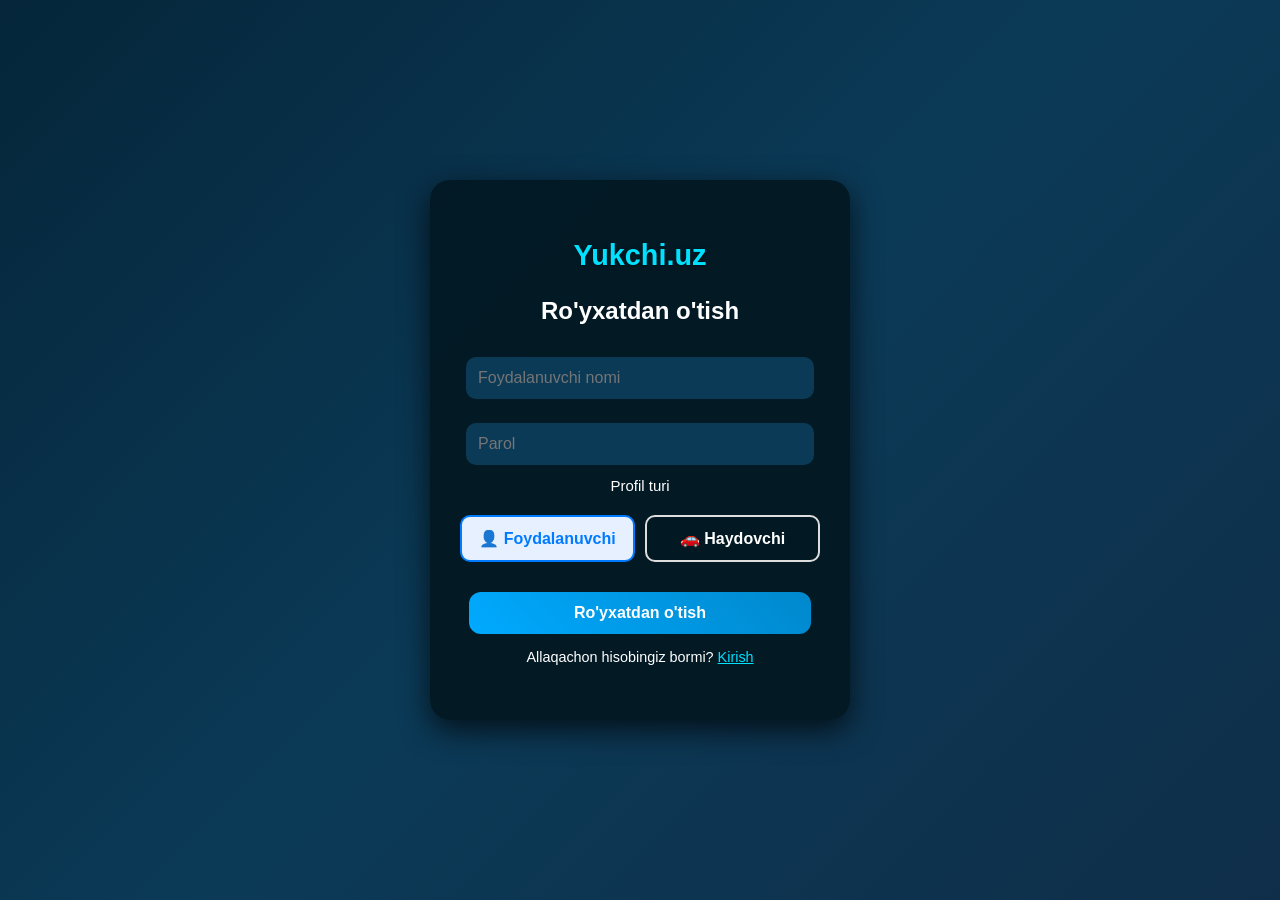
<file: index.html>
<!DOCTYPE html>
<html lang="uz">
<head>
    <meta charset="UTF-8">
    <meta name="viewport" content="width=device-width, initial-scale=1.0">
    <title>Yukchi.uz - Kirish </title>
    <link rel="stylesheet" href="index.css">
</head>
<body>

    <div class="container">
        <h1>Yukchi.uz</h1>

        <!-- Ro‘yxatdan o‘tish -->
        <div class="form-container" id="signup-container">
            <h2>Ro'yxatdan o'tish</h2>
            <form id="signup-form">
                <input type="text" id="signup-username" placeholder="Foydalanuvchi nomi" required>
                <input type="password" id="signup-password" placeholder="Parol" required>

                <label class="type-label">Profil turi</label>

                <!-- ----- TANLASH DIZAYNI ----- -->
                <div class="type-select">
                    <button type="button" class="type-btn active" data-type="user">👤 Foydalanuvchi</button>
                    <button type="button" class="type-btn" data-type="driver">🚗 Haydovchi</button>
                </div>

                <!-- Tanlangan qiymat backendga ketadi -->
                <input type="hidden" id="regProfileType" value="user">

                <button type="submit">Ro'yxatdan o'tish</button>
            </form>

            <p>Allaqachon hisobingiz bormi? <span id="show-login">Kirish</span></p>
        </div>

        <!-- Kirish -->
        <div class="form-container" id="login-container" style="display: none;">
            <h2>Kirish</h2>
            <form id="login-form">
                <input type="text" id="login-username" placeholder="Foydalanuvchi nomi" required>
                <input type="password" id="login-password" placeholder="Parol" required>
                <button type="submit">Kirish</button>
            </form>
            <p>Hisobingiz yo'qmi? <span id="show-signup">Ro'yxatdan o'tish</span></p>
        </div>
    </div>

<script src="api.js"></script>
<script src="krish1.js"></script>

<script>
    // === Profil turini bosilganda almashtirish ===
    const typeButtons = document.querySelectorAll(".type-btn");
    const hiddenInput = document.getElementById("regProfileType");

    typeButtons.forEach(btn => {
        btn.addEventListener("click", () => {
            document.querySelector(".type-btn.active")?.classList.remove("active");
            btn.classList.add("active");
            hiddenInput.value = btn.dataset.type; 
        });
    });
</script>

</body>
</html>
</file>
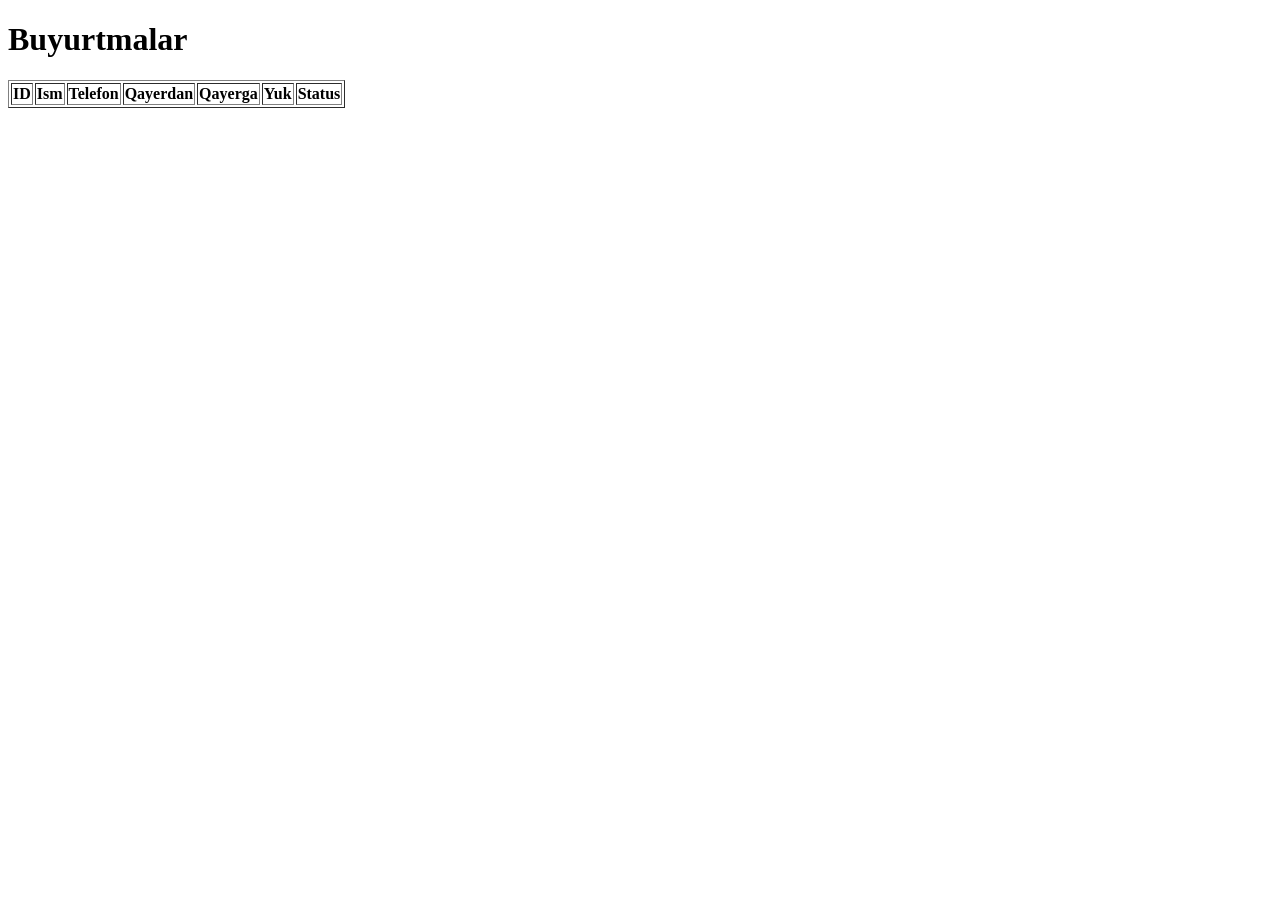
<file: admin.html>
<!DOCTYPE html>
<html>
<head>
  <title>Admin | Buyurtmalar</title>
</head>
<body>
  <h1>Buyurtmalar</h1>
  <table border="1" id="ordersTable">
    <tr>
      <th>ID</th>
      <th>Ism</th>
      <th>Telefon</th>
      <th>Qayerdan</th>
      <th>Qayerga</th>
      <th>Yuk</th>
      <th>Status</th>
    </tr>
  </table>

<script>
fetch("postgresql://postgres:gentra737590@db.thlasmikahqmsugltmfc.supabase.co:5432/postgres")
  .then(res => res.json())
  .then(data => {
    const table = document.getElementById("ordersTable");
    data.forEach(o => {
      table.innerHTML += `
        <tr>
          <td>${o.id}</td>
          <td>${o.name}</td>
          <td>${o.phone}</td>
          <td>${o.from_city}</td>
          <td>${o.to_city}</td>
          <td>${o.cargo}</td>
          <td>${o.status}</td>
        </tr>
      `;
    });
  });
</script>
</body>
</html>
</file>
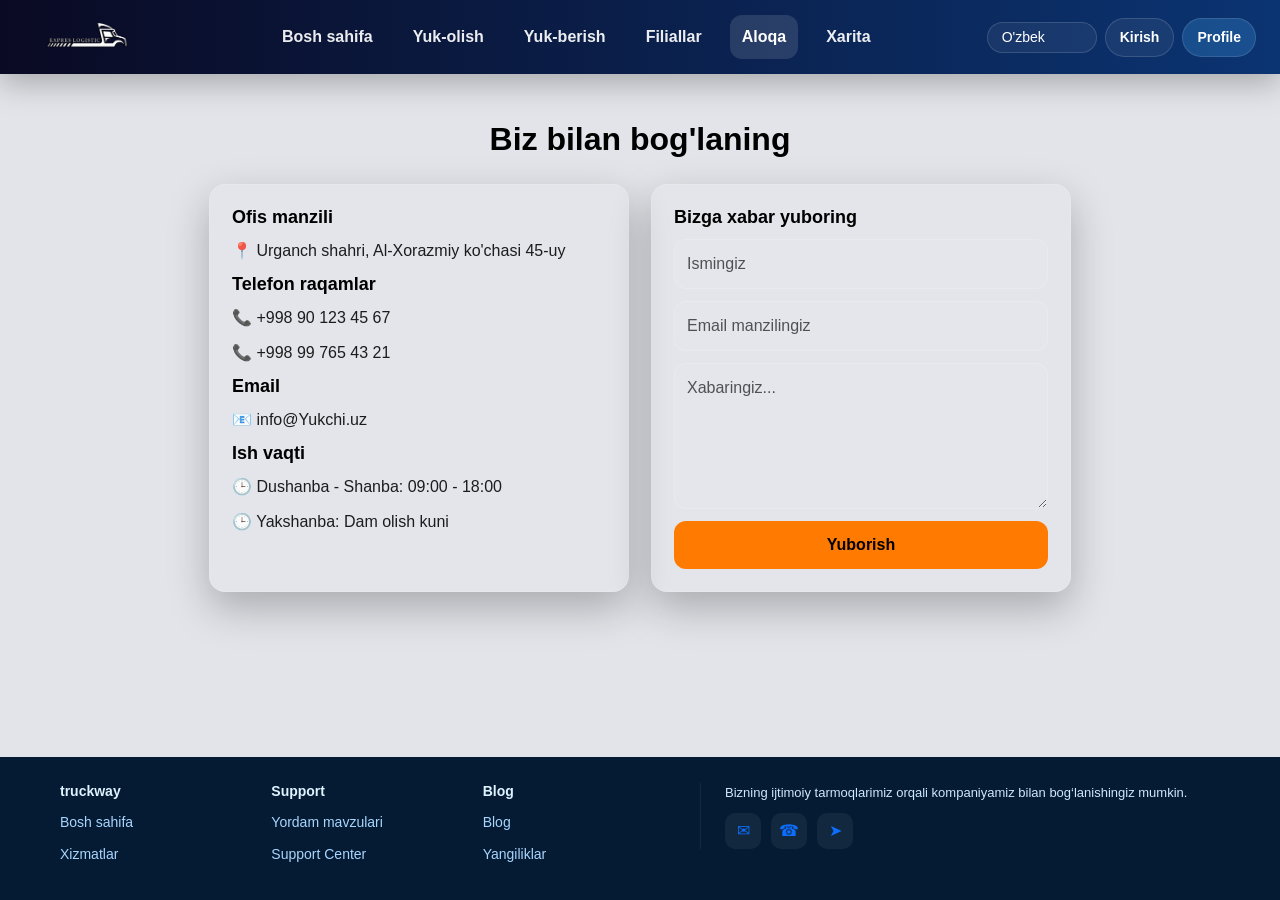
<file: aloqa.html>
<!DOCTYPE html>
<html lang="uz">
<head>
  <meta charset="UTF-8">
  <meta name="viewport" content="width=device-width, initial-scale=1.0">
  <title>TruckWay Kompaniyasi - Aloqa</title>

  <link href="https://cdn.jsdelivr.net/npm/bootstrap@5.3.2/dist/css/bootstrap.min.css" rel="stylesheet">
  <link rel="stylesheet" href="common.css">
  <link rel="stylesheet" href="aloqa.css">
</head>

<body>
  <div id="navbar-mount"></div>

  <main>
    <h2 class="contact-title">Biz bilan bog'laning</h2>

    <div class="contact-container">
      <div class="contact-info">
        <h3>Ofis manzili</h3>
        <p>📍 Urganch shahri, Al-Xorazmiy ko'chasi 45-uy</p>

        <h3>Telefon raqamlar</h3>
        <p>📞 +998 90 123 45 67</p>
        <p>📞 +998 99 765 43 21</p>

        <h3>Email</h3>
        <p>📧 info@Yukchi.uz</p>

        <h3>Ish vaqti</h3>
        <p>🕒 Dushanba - Shanba: 09:00 - 18:00</p>
        <p>🕒 Yakshanba: Dam olish kuni</p>
      </div>

      <div class="contact-form">
        <h3>Bizga xabar yuboring</h3>
        <form action="#">
          <input type="text" placeholder="Ismingiz" required>
          <input type="email" placeholder="Email manzilingiz" required>
          <textarea placeholder="Xabaringiz..." rows="5" required></textarea>
          <button type="submit">Yuborish</button>
        </form>
      </div>
    </div>
  </main>

  <footer class="site-footer">
    <div class="container footer-inner">
      <div class="footer-top">

        <div class="footer-columns">
          <div class="col">
            <h5>truckway</h5>
            <ul>
              <li><a href="truck.html">Bosh sahifa</a></li>
              <li><a href="yukolish.html">Xizmatlar</a></li>
            </ul>
          </div>

          <div class="col">
            <h5>Support</h5>
            <ul>
              <li><a href="aloqa.html">Yordam mavzulari</a></li>
              <li><a href="#">Support Center</a></li>
            </ul>
          </div>

          <div class="col">
            <h5>Blog</h5>
            <ul>
              <li><a href="#">Blog</a></li>
              <li><a href="#">Yangiliklar</a></li>
            </ul>
          </div>
        </div>

        <div class="footer-brand-right">
          <div class="brand-box">
            <p class="brand-desc">Bizning ijtimoiy tarmoqlarimiz orqali kompaniyamiz bilan bog‘lanishingiz mumkin.</p>

            <div class="brand-contacts">
              <a href="mailto:info@yukchi.uz" class="icon-link" aria-label="Email">✉</a>
              <a href="tel:+998901234567" class="icon-link" aria-label="Phone">☎</a>
              <a href="https://t.me/yukchiplatrformasi" class="icon-link" target="_blank" rel="noopener" aria-label="Telegram">➤</a>
            </div>
          </div>
        </div>

      </div>
    </div>
  </footer>
  <script src="load-navbar.js"></script>
  <script src="https://cdn.jsdelivr.net/npm/bootstrap@5.3.2/dist/js/bootstrap.bundle.min.js"></script>


</body>
</html>
</file>
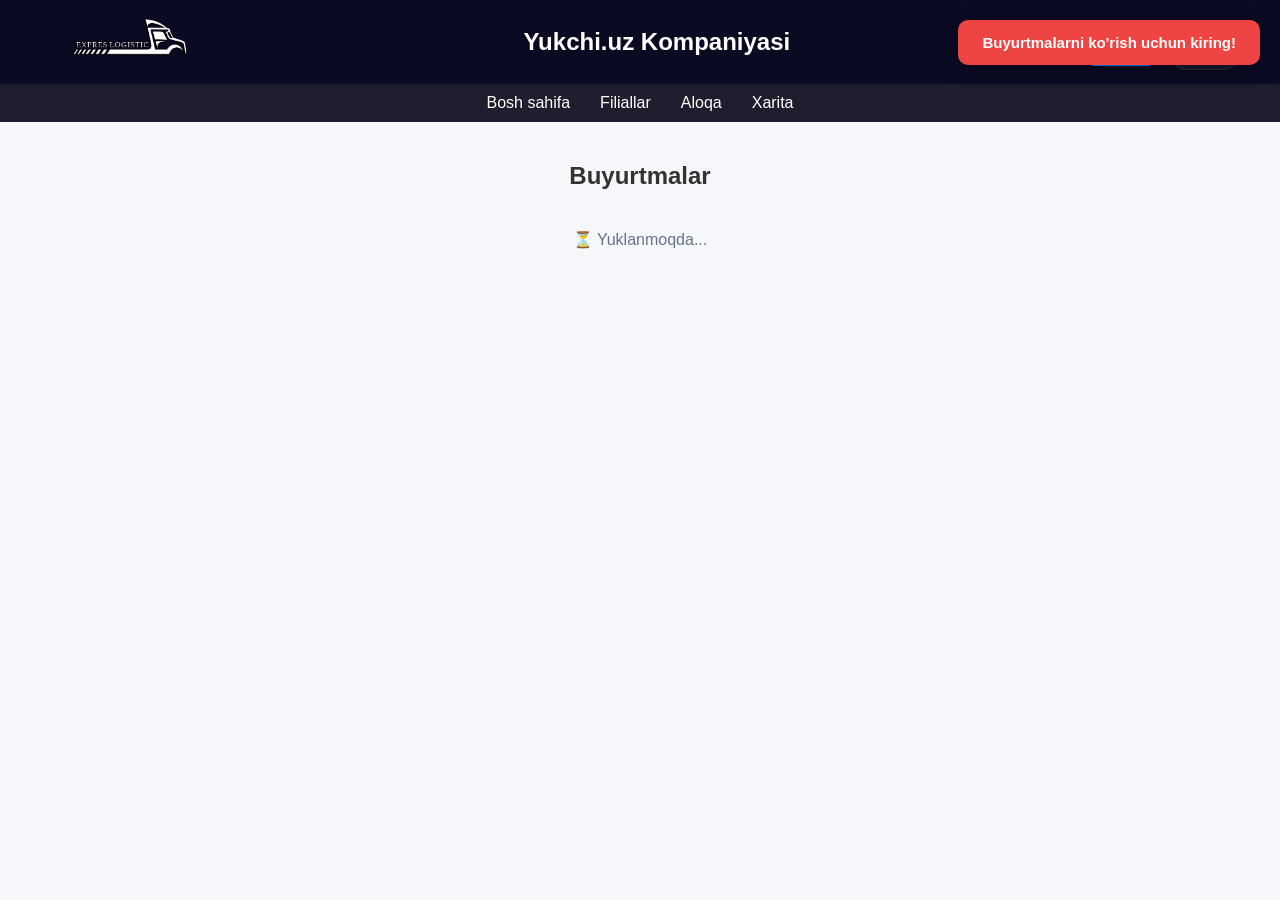
<file: buyurtmalar.html>
<!DOCTYPE html>
<html lang="uz">
<head>
    <meta charset="UTF-8">
    <meta name="viewport" content="width=device-width, initial-scale=1.0">
    <title>Buyurtmalar - Yukchi.uz</title>
    <link rel="stylesheet" href="buyurtmalar.css">
    <style>
        .orders-grid { display: grid; gap: 16px; margin-top: 20px; }
        .order-card {
            background: #1a2332; border-radius: 12px; padding: 20px;
            border: 1px solid #2d3f55; position: relative;
        }
        .order-card h3 { margin: 0 0 10px; color: #7dd3fc; font-size: 16px; }
        .order-card p  { margin: 4px 0; color: #cbd5e1; font-size: 14px; }
        .order-card .status-badge {
            display: inline-block; padding: 4px 12px; border-radius: 20px;
            font-size: 12px; font-weight: 700; color: #fff; margin-bottom: 12px;
        }
        .order-actions { display: flex; gap: 8px; margin-top: 14px; flex-wrap: wrap; }
        .order-actions button {
            padding: 8px 16px; border: none; border-radius: 8px;
            font-size: 13px; font-weight: 600; cursor: pointer; transition: .2s;
        }
        .btn-accept   { background: #22c55e; color: #fff; }
        .btn-transit  { background: #8b5cf6; color: #fff; }
        .btn-deliver  { background: #3b82f6; color: #fff; }
        .btn-cancel   { background: #ef4444; color: #fff; }
        .btn-accept:hover   { background: #16a34a; }
        .btn-transit:hover  { background: #7c3aed; }
        .btn-deliver:hover  { background: #2563eb; }
        .btn-cancel:hover   { background: #dc2626; }
        .empty-state {
            text-align: center; padding: 60px 20px; color: #64748b;
        }
        .empty-state h3 { font-size: 20px; margin-bottom: 8px; }
        .tabs { display: flex; gap: 8px; margin-bottom: 20px; flex-wrap: wrap; }
        .tab-btn {
            padding: 8px 20px; border-radius: 20px; border: none;
            background: #1e2d3d; color: #94a3b8; cursor: pointer;
            font-size: 13px; font-weight: 600; transition: .2s;
        }
        .tab-btn.active { background: #3b82f6; color: #fff; }
        #loading { text-align: center; padding: 40px; color: #64748b; }
        .route { font-size: 16px; font-weight: 700; color: #e2e8f0; }
        .route span { color: #7dd3fc; }
    </style>
</head>
<body>

<header>
    <div><img src="logistik.png" alt="Logo" width="180"></div>
    <h1>Yukchi.uz Kompaniyasi</h1>
    <div>
        <a href="#" class="auth-link">Kirish</a>
        <button onclick="window.location.href='profile.html'" class="profile-btn">Profil</button>
    </div>
</header>

<nav>
    <a href="truck.html">Bosh sahifa</a>
    <a href="yukolish.html" id="nav-yukolish">Yuk-olish</a>
    <a href="yukberish.html" id="nav-yukberish">Yuk-berish</a>
    <a href="filiallar.html">Filiallar</a>
    <a href="aloqa.html">Aloqa</a>
    <a href="xarita.html">Xarita</a>
</nav>

<main>
    <h2 id="page-title">Buyurtmalar</h2>

    <div class="tabs" id="tabs-container" style="display:none">
        <button class="tab-btn active" onclick="filterOrders('all')">Barchasi</button>
        <button class="tab-btn" onclick="filterOrders('pending')">⏳ Kutilmoqda</button>
        <button class="tab-btn" onclick="filterOrders('accepted')">✅ Qabul qilingan</button>
        <button class="tab-btn" onclick="filterOrders('in_transit')">🚛 Yo'lda</button>
        <button class="tab-btn" onclick="filterOrders('delivered')">📦 Yetkazildi</button>
    </div>

    <div id="loading">⏳ Yuklanmoqda...</div>
    <div class="orders-grid" id="orders-list"></div>
</main>

<script src="api.js"></script>
<script>
let allOrders = [];
let currentFilter = 'all';

document.addEventListener('DOMContentLoaded', async function () {
    updateNav();

    if (!isLoggedIn()) {
        showMessage("Buyurtmalarni ko'rish uchun kiring!", "error");
        setTimeout(() => { window.location.href = "index.html"; }, 1500);
        return;
    }

    const role = getRole();

    // Sahifa sarlavhasi
    if (role === "Haydovchi" || role === "driver") {
        document.getElementById("page-title").textContent = "🚛 Mavjud buyurtmalar";
        document.getElementById("tabs-container").style.display = "flex";
    } else {
        document.getElementById("page-title").textContent = "📦 Mening buyurtmalarim";
    }

    await loadOrders();

    // URL parametrlaridan buyurtma ko'rsatish (yukolish.html dan kelsa)
    const params = new URLSearchParams(window.location.search);
    if (params.get('manzil')) {
        showUrlOrder(params);
    }
});

async function loadOrders() {
    document.getElementById("loading").style.display = "block";
    document.getElementById("orders-list").innerHTML = "";

    try {
        const data = await Orders.getAll();
        if (data.status === "ok") {
            allOrders = data.data || [];
            renderOrders(allOrders);
        } else {
            showMessage("Buyurtmalarni yuklashda xatolik!", "error");
        }
    } catch (e) {
        showMessage("Server bilan aloqa yo'q!", "error");
    } finally {
        document.getElementById("loading").style.display = "none";
    }
}

function filterOrders(status) {
    currentFilter = status;
    // Tab stilini yangilash
    document.querySelectorAll('.tab-btn').forEach(b => b.classList.remove('active'));
    event.target.classList.add('active');

    const filtered = status === 'all' ? allOrders : allOrders.filter(o => o.status === status);
    renderOrders(filtered);
}

function renderOrders(orders) {
    const container = document.getElementById("orders-list");
    const role = getRole();

    if (!orders.length) {
        container.innerHTML = `
            <div class="empty-state">
                <h3>📭 Buyurtma yo'q</h3>
                <p>Hozircha bu yerda hech narsa ko'rinmayapti</p>
            </div>`;
        return;
    }

    container.innerHTML = orders.map(order => {
        const color = statusColor(order.status);
        const sText = statusText(order.status);
        const date  = new Date(order.created_at).toLocaleDateString('uz-UZ');

        // Haydovchi uchun tugmalar
        let actions = '';
        if (role === "Haydovchi" || role === "driver") {
            if (order.status === 'pending') {
                actions = `<button class="btn-accept" onclick="changeStatus(${order.id}, 'accepted')">✅ Qabul qilish</button>
                           <button class="btn-cancel" onclick="changeStatus(${order.id}, 'cancelled')">❌ Rad etish</button>`;
            } else if (order.status === 'accepted' && order.driver === getUsername()) {
                actions = `<button class="btn-transit" onclick="changeStatus(${order.id}, 'in_transit')">🚛 Yo'lga chiqish</button>`;
            } else if (order.status === 'in_transit' && order.driver === getUsername()) {
                actions = `<button class="btn-deliver" onclick="changeStatus(${order.id}, 'delivered')">📦 Yetkazildi</button>`;
            }
        } else {
            // Mijoz uchun
            if (order.status === 'pending') {
                actions = `<button class="btn-cancel" onclick="changeStatus(${order.id}, 'cancelled')">❌ Bekor qilish</button>`;
            }
        }

        return `
        <div class="order-card" id="order-${order.id}">
            <div class="status-badge" style="background:${color}">${sText}</div>
            <div class="route">
                <span>${order.from_city}</span> → <span>${order.to_city}</span>
            </div>
            <p>📦 Yuk: ${order.cargo || '—'}</p>
            <p>📞 Telefon: ${order.phone}</p>
            ${order.driver ? `<p>🚛 Haydovchi: ${order.driver}</p>` : ''}
            ${order.price ? `<p>💰 Narx: ${Number(order.price).toLocaleString()} so'm</p>` : ''}
            <p style="color:#475569;font-size:12px">📅 ${date}</p>
            ${actions ? `<div class="order-actions">${actions}</div>` : ''}
        </div>`;
    }).join('');
}

async function changeStatus(id, status) {
    try {
        const data = await Orders.updateStatus(id, status);
        if (data.status === "ok") {
            showMessage("Holat yangilandi!");
            await loadOrders();
        } else {
            showMessage(data.message || "Xatolik!", "error");
        }
    } catch (e) {
        showMessage("Xatolik yuz berdi!", "error");
    }
}

// URL parametrlaridan buyurtma tafsilotlari (yukolish.html dan)
function showUrlOrder(params) {
    const div = document.createElement('div');
    div.className = 'order-card';
    div.style.borderColor = '#3b82f6';
    div.innerHTML = `
        <div class="status-badge" style="background:#3b82f6">🆕 Yangi tanlangan</div>
        <div class="route">
            <span>${decodeURIComponent(params.get('manzil') || '')}</span>
        </div>
        <p>📏 Masofa: ${params.get('masofa') || '—'}</p>
        <p>⏱ Vaqt: ${params.get('vaqt') || '—'}</p>
        <p>📦 Yuk turi: ${decodeURIComponent(params.get('yukTuri') || '—')}</p>
        <p>💰 Narx: ${Number(params.get('narx') || 0).toLocaleString()} so'm</p>
    `;
    document.getElementById("orders-list").prepend(div);
}
</script>

</body>
</html>
</file>
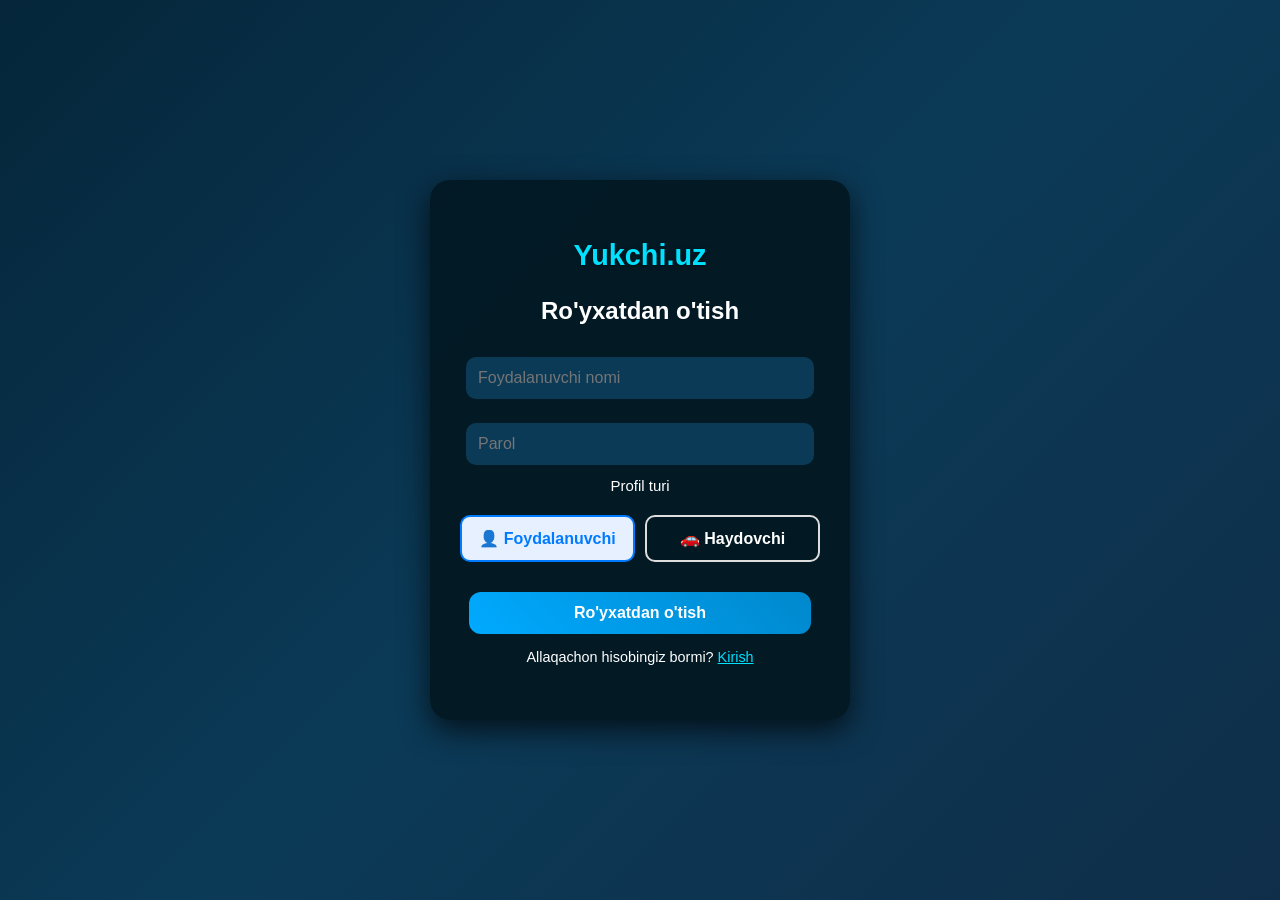
<file: dashboard.html>
<!DOCTYPE html>
<html lang="uz">
<head>
  <meta charset="UTF-8"/>
  <meta name="viewport" content="width=device-width, initial-scale=1.0"/>
  <title>Dashboard — Yukchi.uz</title>
  <link href="https://cdn.jsdelivr.net/npm/bootstrap@5.3.2/dist/css/bootstrap.min.css" rel="stylesheet"/>
  <link href="https://fonts.googleapis.com/css2?family=Space+Grotesk:wght@400;500;600;700&family=JetBrains+Mono:wght@400;600&display=swap" rel="stylesheet"/>
  <style>
    :root {
      --bg:       #060d1a;
      --card:     #0d1b2e;
      --card2:    #111f35;
      --border:   #1a2d45;
      --accent:   #2e7eff;
      --accent2:  #00d2ff;
      --green:    #00e676;
      --orange:   #ff9800;
      --red:      #ff4444;
      --text:     #e2eaf7;
      --muted:    #5a7a99;
    }
    * { margin:0; padding:0; box-sizing:border-box; }
    body {
      background: var(--bg);
      color: var(--text);
      font-family: 'Space Grotesk', sans-serif;
      min-height: 100vh;
    }

    /* ── NAVBAR ─────────────────────────────── */
    .topbar {
      position: fixed; top:0; left:0; right:0; z-index:9999;
      background: rgba(6,13,26,.92);
      backdrop-filter: blur(12px);
      border-bottom: 1px solid var(--border);
      padding: 14px 28px;
      display: flex; align-items: center; justify-content: space-between;
    }
    .topbar .logo { display:flex; align-items:center; gap:10px; text-decoration:none; }
    .topbar .logo img { height:36px; }
    .topbar .logo span { font-size:18px; font-weight:700; color:#fff; }
    .topbar nav a {
      color: var(--muted); text-decoration:none; font-size:14px; font-weight:600;
      padding: 6px 14px; border-radius:8px; transition:.2s;
    }
    .topbar nav a:hover { color:#fff; background: rgba(255,255,255,.06); }
    .topbar .right { display:flex; align-items:center; gap:10px; }
    .topbar .username-badge {
      background: var(--card2); border:1px solid var(--border);
      padding: 6px 14px; border-radius:20px; font-size:13px; font-weight:600; color: var(--accent2);
    }
    .topbar .logout-btn {
      background: transparent; border:1px solid var(--border);
      color: var(--muted); padding: 6px 14px; border-radius:8px;
      font-size:13px; cursor:pointer; transition:.2s;
    }
    .topbar .logout-btn:hover { border-color: var(--red); color: var(--red); }

    /* ── MAIN ────────────────────────────────── */
    .main { padding: 90px 28px 40px; max-width: 1200px; margin: 0 auto; }

    /* ── WELCOME ─────────────────────────────── */
    .welcome {
      background: linear-gradient(135deg, #0a1628 0%, #0d2040 50%, #0a1628 100%);
      border: 1px solid var(--border);
      border-radius: 20px; padding: 32px 36px; margin-bottom: 28px;
      position: relative; overflow: hidden;
    }
    .welcome::before {
      content:''; position:absolute; top:-60px; right:-60px;
      width:220px; height:220px; border-radius:50%;
      background: radial-gradient(circle, rgba(46,126,255,.15), transparent 70%);
    }
    .welcome .role-tag {
      display:inline-block; padding:4px 14px; border-radius:20px;
      font-size:12px; font-weight:700; letter-spacing:.5px; margin-bottom:12px;
      font-family:'JetBrains Mono', monospace;
    }
    .role-tag.user    { background: rgba(0,214,255,.12); color: var(--accent2); border:1px solid rgba(0,214,255,.25); }
    .role-tag.driver  { background: rgba(0,230,118,.12); color: var(--green);   border:1px solid rgba(0,230,118,.25); }
    .welcome h1 { font-size:28px; font-weight:700; margin-bottom:6px; }
    .welcome p  { color: var(--muted); font-size:15px; }

    /* ── STAT CARDS ──────────────────────────── */
    .stats-row { display:grid; grid-template-columns: repeat(auto-fit, minmax(200px,1fr)); gap:16px; margin-bottom:28px; }
    .stat-card {
      background: var(--card); border:1px solid var(--border);
      border-radius:16px; padding:22px 24px;
      display:flex; align-items:center; gap:16px;
      transition: transform .2s, border-color .2s;
    }
    .stat-card:hover { transform:translateY(-2px); border-color: var(--accent); }
    .stat-icon { font-size:32px; }
    .stat-info .val { font-size:28px; font-weight:700; font-family:'JetBrains Mono',monospace; }
    .stat-info .lbl { font-size:12px; color: var(--muted); margin-top:2px; }
    .val.green  { color: var(--green); }
    .val.blue   { color: var(--accent2); }
    .val.orange { color: var(--orange); }
    .val.red    { color: var(--red); }

    /* ── MENU CARDS ──────────────────────────── */
    .menu-grid { display:grid; grid-template-columns: repeat(auto-fit, minmax(260px,1fr)); gap:20px; margin-bottom:28px; }
    .menu-card {
      background: var(--card); border:1px solid var(--border);
      border-radius:20px; padding:28px; text-decoration:none; color: var(--text);
      display:block; transition: transform .2s, border-color .2s, box-shadow .2s;
      position:relative; overflow:hidden;
    }
    .menu-card::before {
      content:''; position:absolute; top:0; left:0; right:0; height:3px;
      background: var(--line-color, var(--accent));
      border-radius:20px 20px 0 0;
    }
    .menu-card:hover {
      transform: translateY(-4px);
      border-color: var(--line-color, var(--accent));
      box-shadow: 0 12px 40px rgba(0,0,0,.4);
      color: var(--text);
    }
    .menu-card .card-icon { font-size:38px; margin-bottom:14px; }
    .menu-card h3 { font-size:18px; font-weight:700; margin-bottom:8px; }
    .menu-card p  { font-size:13px; color: var(--muted); line-height:1.6; }
    .menu-card .arrow {
      position:absolute; bottom:22px; right:22px;
      font-size:20px; opacity:.3; transition:.2s;
    }
    .menu-card:hover .arrow { opacity:1; transform:translate(3px,-3px); }

    /* ── BUYURTMALAR PANEL ───────────────────── */
    .panel {
      background: var(--card); border:1px solid var(--border);
      border-radius:20px; padding:24px; margin-bottom:24px;
    }
    .panel-header {
      display:flex; align-items:center; justify-content:space-between;
      margin-bottom:20px;
    }
    .panel-header h2 { font-size:18px; font-weight:700; }
    .panel-header a {
      font-size:13px; color: var(--accent); text-decoration:none; font-weight:600;
    }
    .panel-header a:hover { color: var(--accent2); }

    /* Buyurtma qatori */
    .order-row {
      display:flex; align-items:center; justify-content:space-between;
      padding: 14px 16px; border-radius:12px; border:1px solid var(--border);
      margin-bottom:10px; transition:.2s; flex-wrap: wrap; gap: 10px;
    }
    .order-row:hover { background: var(--card2); border-color: var(--accent); }
    .order-row .route { font-weight:700; font-size:15px; }
    .order-row .route span { color: var(--accent2); }
    .order-row .cargo { font-size:13px; color: var(--muted); margin-top:3px; }
    .status-pill {
      display:inline-block; padding:5px 14px; border-radius:20px;
      font-size:12px; font-weight:700; white-space: nowrap;
    }
    .order-actions-row { display:flex; gap:8px; flex-wrap:wrap; }
    .action-btn {
      padding:7px 16px; border:none; border-radius:8px;
      font-size:12px; font-weight:700; cursor:pointer; transition:.2s;
    }
    .action-btn:hover { filter:brightness(1.15); transform:translateY(-1px); }
    .btn-accept  { background:#22c55e; color:#fff; }
    .btn-transit { background:#8b5cf6; color:#fff; }
    .btn-deliver { background:#3b82f6; color:#fff; }
    .btn-cancel  { background:#ef4444; color:#fff; }

    .empty-box {
      text-align:center; padding:40px; color: var(--muted);
    }
    .empty-box .big { font-size:36px; margin-bottom:10px; }

    /* ── MONITORING ──────────────────────────── */
    .monitoring-grid { display:grid; grid-template-columns: repeat(auto-fit,minmax(220px,1fr)); gap:16px; }
    .mon-card {
      background: var(--card2); border:1px solid var(--border); border-radius:14px;
      padding:18px 20px; transition:.2s;
    }
    .mon-card:hover { border-color: var(--accent); }
    .mon-card .label { font-size:12px; color: var(--muted); margin-bottom:8px; text-transform:uppercase; letter-spacing:.5px; }
    .mon-card .value { font-size:22px; font-weight:700; font-family:'JetBrains Mono',monospace; }
    .progress-bar-bg {
      background: var(--border); border-radius:4px; height:6px; margin-top:10px; overflow:hidden;
    }
    .progress-bar-fill { height:100%; border-radius:4px; transition:width .8s ease; }

    /* ── LOADING ─────────────────────────────── */
    .spinner {
      display:inline-block; width:20px; height:20px;
      border:2px solid var(--border); border-top-color: var(--accent);
      border-radius:50%; animation:spin .8s linear infinite;
    }
    @keyframes spin { to { transform:rotate(360deg); } }

    /* ── RESPONSIVE ──────────────────────────── */
    @media(max-width:768px) {
      .topbar nav { display:none; }
      .main { padding: 80px 16px 32px; }
      .welcome h1 { font-size:22px; }
    }
  </style>
</head>
<body>

<!-- NAVBAR -->
<div class="topbar">
  <a class="logo" href="truck.html">
    <img src="logistik.png" alt="Logo"/>
    <span>Yukchi.uz</span>
  </a>
  <nav id="dash-nav"></nav>
  <div class="right">
    <span class="username-badge" id="top-username">...</span>
    <button class="logout-btn" onclick="doLogout()">Chiqish</button>
  </div>
</div>

<!-- MAIN CONTENT -->
<div class="main" id="main-content">
  <div style="text-align:center;padding:80px">
    <div class="spinner"></div>
    <p style="margin-top:16px;color:var(--muted)">Yuklanmoqda...</p>
  </div>
</div>

<script src="api.js"></script>
<script>
document.addEventListener('DOMContentLoaded', async function () {
  if (!isLoggedIn()) {
    window.location.href = "index.html"; return;
  }

  const role     = getRole();
  const username = getUsername();
  const isDriver = role === "Haydovchi" || role === "driver";

  // Top username
  document.getElementById("top-username").textContent = "👤 " + username;

  // Nav
  const navEl = document.getElementById("dash-nav");
  if (isDriver) {
    navEl.innerHTML = `
      <a href="truck.html">🏠 Bosh sahifa</a>
      <a href="dashboard.html" style="color:#fff">📊 Dashboard</a>
      <a href="yukolish.html">📦 Yuk olish</a>
      <a href="buyurtmalar.html">📋 Buyurtmalar</a>
      <a href="profile.html">👤 Profil</a>`;
  } else {
    navEl.innerHTML = `
      <a href="truck.html">🏠 Bosh sahifa</a>
      <a href="dashboard.html" style="color:#fff">📊 Dashboard</a>
      <a href="yukberish.html">🚚 Yuk berish</a>
      <a href="monitoring.html">📍 Monitoring</a>
      <a href="profile.html">👤 Profil</a>`;
  }

  // Buyurtmalarni yukla
  let orders = [];
  try {
    const data = await Orders.getAll();
    if (data.status === "ok") orders = data.data || [];
  } catch(e) {}

  if (isDriver) {
    renderDriverDash(orders, username);
  } else {
    renderUserDash(orders, username);
  }
});

// ═══════════════════════════════════
//  FOYDALANUVCHI DASHBOARD
// ═══════════════════════════════════
function renderUserDash(orders, username) {
  const total     = orders.length;
  const active    = orders.filter(o => ['pending','accepted','in_transit'].includes(o.status)).length;
  const delivered = orders.filter(o => o.status === 'delivered').length;
  const cancelled = orders.filter(o => o.status === 'cancelled').length;

  document.getElementById("main-content").innerHTML = `
    <!-- WELCOME -->
    <div class="welcome">
      <div class="role-tag user">FOYDALANUVCHI</div>
      <h1>Salom, ${username}! 👋</h1>
      <p>Yukchi.uz orqali yuklaringizni tez va ishonchli yetkazing</p>
    </div>

    <!-- STATS -->
    <div class="stats-row">
      <div class="stat-card">
        <div class="stat-icon">📦</div>
        <div class="stat-info">
          <div class="val blue">${total}</div>
          <div class="lbl">Jami buyurtmalar</div>
        </div>
      </div>
      <div class="stat-card">
        <div class="stat-icon">🚛</div>
        <div class="stat-info">
          <div class="val orange">${active}</div>
          <div class="lbl">Faol buyurtmalar</div>
        </div>
      </div>
      <div class="stat-card">
        <div class="stat-icon">✅</div>
        <div class="stat-info">
          <div class="val green">${delivered}</div>
          <div class="lbl">Yetkazilgan</div>
        </div>
      </div>
      <div class="stat-card">
        <div class="stat-icon">❌</div>
        <div class="stat-info">
          <div class="val red">${cancelled}</div>
          <div class="lbl">Bekor qilingan</div>
        </div>
      </div>
    </div>

    <!-- MENU -->
    <div class="menu-grid">
      <a href="yukberish.html" class="menu-card" style="--line-color:#2e7eff">
        <div class="card-icon">🚚</div>
        <h3>Yuk Berish</h3>
        <p>Yangi buyurtma bering. Manzil, yuk turi, og'irlik va telefon raqamingizni kiriting — biz bog'lanamiz.</p>
        <div class="arrow">→</div>
      </a>
      <a href="monitoring.html" class="menu-card" style="--line-color:#00e676">
        <div class="card-icon">📍</div>
        <h3>Yuk Holati Monitoring</h3>
        <p>Buyurtmalaringiz hozir qayerda ekanligini real vaqtda kuzating. Holat o'zgarishlarini ko'ring.</p>
        <div class="arrow">→</div>
      </a>
      <a href="buyurtmalar.html" class="menu-card" style="--line-color:#ff9800">
        <div class="card-icon">📋</div>
        <h3>Barcha Buyurtmalar</h3>
        <p>Barcha buyurtmalaringiz tarixi. Aktiv, yetkazilgan va bekor qilinganlarni ko'ring.</p>
        <div class="arrow">→</div>
      </a>
      <a href="aloqa.html" class="menu-card" style="--line-color:#ff4444">
        <div class="card-icon">📞</div>
        <h3>Aloqa</h3>
        <p>Muammo yoki savollar bo'lsa — biz doim yordam berishga tayyormiz.</p>
        <div class="arrow">→</div>
      </a>
    </div>

    <!-- FAOL BUYURTMALAR -->
    <div class="panel">
      <div class="panel-header">
        <h2>🔥 Faol buyurtmalar</h2>
        <a href="buyurtmalar.html">Barchasini ko'rish →</a>
      </div>
      <div id="active-orders-list"></div>
    </div>

    <!-- MONITORING PANEL -->
    <div class="panel">
      <div class="panel-header">
        <h2>📊 Buyurtmalar statistikasi</h2>
        <a href="monitoring.html">Batafsil →</a>
      </div>
      <div class="monitoring-grid">
        <div class="mon-card">
          <div class="label">Bajarilish darajasi</div>
          <div class="value green">${total > 0 ? Math.round(delivered/total*100) : 0}%</div>
          <div class="progress-bar-bg">
            <div class="progress-bar-fill" style="width:${total>0?Math.round(delivered/total*100):0}%;background:#00e676"></div>
          </div>
        </div>
        <div class="mon-card">
          <div class="label">Kutilmoqda</div>
          <div class="value orange">${orders.filter(o=>o.status==='pending').length}</div>
          <div class="progress-bar-bg">
            <div class="progress-bar-fill" style="width:${total>0?Math.round(orders.filter(o=>o.status==='pending').length/total*100):0}%;background:#ff9800"></div>
          </div>
        </div>
        <div class="mon-card">
          <div class="label">Yo'lda</div>
          <div class="value blue">${orders.filter(o=>o.status==='in_transit').length}</div>
          <div class="progress-bar-bg">
            <div class="progress-bar-fill" style="width:${total>0?Math.round(orders.filter(o=>o.status==='in_transit').length/total*100):0}%;background:#00d2ff"></div>
          </div>
        </div>
        <div class="mon-card">
          <div class="label">Bekor qilingan</div>
          <div class="value red">${cancelled}</div>
          <div class="progress-bar-bg">
            <div class="progress-bar-fill" style="width:${total>0?Math.round(cancelled/total*100):0}%;background:#ff4444"></div>
          </div>
        </div>
      </div>
    </div>
  `;

  // Faol buyurtmalar
  const activeOrders = orders.filter(o => ['pending','accepted','in_transit'].includes(o.status));
  renderOrderList('active-orders-list', activeOrders, false);
}

// ═══════════════════════════════════
//  HAYDOVCHI DASHBOARD
// ═══════════════════════════════════
function renderDriverDash(orders, username) {
  const myOrders  = orders.filter(o => o.driver === username);
  const available = orders.filter(o => o.status === 'pending').length;
  const myActive  = myOrders.filter(o => ['accepted','in_transit'].includes(o.status)).length;
  const delivered = myOrders.filter(o => o.status === 'delivered').length;
  const earnings  = myOrders.filter(o=>o.status==='delivered').reduce((s,o)=> s+(parseFloat(o.price)||0),0);

  document.getElementById("main-content").innerHTML = `
    <!-- WELCOME -->
    <div class="welcome">
      <div class="role-tag driver">HAYDOVCHI</div>
      <h1>Salom, ${username}! 🚛</h1>
      <p>Bugun ham omadli safarlar! Yangi buyurtmalar sizi kutmoqda.</p>
    </div>

    <!-- STATS -->
    <div class="stats-row">
      <div class="stat-card">
        <div class="stat-icon">📋</div>
        <div class="stat-info">
          <div class="val orange">${available}</div>
          <div class="lbl">Mavjud buyurtmalar</div>
        </div>
      </div>
      <div class="stat-card">
        <div class="stat-icon">🚛</div>
        <div class="stat-info">
          <div class="val blue">${myActive}</div>
          <div class="lbl">Mening faol reyslari</div>
        </div>
      </div>
      <div class="stat-card">
        <div class="stat-icon">✅</div>
        <div class="stat-info">
          <div class="val green">${delivered}</div>
          <div class="lbl">Yetkazilgan</div>
        </div>
      </div>
      <div class="stat-card">
        <div class="stat-icon">💰</div>
        <div class="stat-info">
          <div class="val green">${earnings > 0 ? (earnings/1000000).toFixed(1)+'M' : '—'}</div>
          <div class="lbl">Umumiy daromad</div>
        </div>
      </div>
    </div>

    <!-- MENU -->
    <div class="menu-grid">
      <a href="yukolish.html" class="menu-card" style="--line-color:#00e676">
        <div class="card-icon">📦</div>
        <h3>Yuk Olish</h3>
        <p>Mavjud yuklar ro'yxatini ko'ring. O'zingizga mos yo'nalishni tanlang va buyurtmani qabul qiling.</p>
        <div class="arrow">→</div>
      </a>
      <a href="buyurtmalar.html" class="menu-card" style="--line-color:#2e7eff">
        <div class="card-icon">🗂️</div>
        <h3>Barcha Buyurtmalar</h3>
        <p>Pending buyurtmalar va o'zingiz qabul qilgan reyslarnini boshqaring.</p>
        <div class="arrow">→</div>
      </a>
      <a href="xarita.html" class="menu-card" style="--line-color:#ff9800">
        <div class="card-icon">🗺️</div>
        <h3>Xarita</h3>
        <p>Yaqin atrofdagi buyurtmalar va yo'nalishlarni xaritada ko'ring.</p>
        <div class="arrow">→</div>
      </a>
      <a href="profile.html" class="menu-card" style="--line-color:#8b5cf6">
        <div class="card-icon">👤</div>
        <h3>Profil</h3>
        <p>Shaxsiy ma'lumotlaringizni, mashina raqami va hujjatlaringizni yangilang.</p>
        <div class="arrow">→</div>
      </a>
    </div>

    <!-- YUK MA'LUMOTLARI -->
    <div class="panel">
      <div class="panel-header">
        <h2>🆕 Yangi buyurtmalar</h2>
        <a href="buyurtmalar.html">Barchasini ko'rish →</a>
      </div>
      <div id="new-orders-list"></div>
    </div>

    <!-- MENING REYSLARI -->
    <div class="panel">
      <div class="panel-header">
        <h2>🚛 Mening faol reyslari</h2>
      </div>
      <div id="my-orders-list"></div>
    </div>

    <!-- REYSLAR STATISTIKASI -->
    <div class="panel">
      <div class="panel-header"><h2>📈 Reyslar statistikasi</h2></div>
      <div class="monitoring-grid">
        <div class="mon-card">
          <div class="label">Qabul qilish foizi</div>
          <div class="value green">${orders.length>0?Math.round(myOrders.length/Math.max(orders.length,1)*100):0}%</div>
          <div class="progress-bar-bg">
            <div class="progress-bar-fill" style="width:${orders.length>0?Math.round(myOrders.length/Math.max(orders.length,1)*100):0}%;background:#00e676"></div>
          </div>
        </div>
        <div class="mon-card">
          <div class="label">Jami reyslar</div>
          <div class="value blue">${myOrders.length}</div>
          <div class="progress-bar-bg">
            <div class="progress-bar-fill" style="width:100%;background:#2e7eff"></div>
          </div>
        </div>
        <div class="mon-card">
          <div class="label">Muvaffaqiyatli</div>
          <div class="value green">${delivered}</div>
          <div class="progress-bar-bg">
            <div class="progress-bar-fill" style="width:${myOrders.length>0?Math.round(delivered/myOrders.length*100):0}%;background:#00e676"></div>
          </div>
        </div>
        <div class="mon-card">
          <div class="label">Mavjud yuklar</div>
          <div class="value orange">${available}</div>
          <div class="progress-bar-bg">
            <div class="progress-bar-fill" style="width:${Math.min(available*10,100)}%;background:#ff9800"></div>
          </div>
        </div>
      </div>
    </div>
  `;

  // Yangi (pending) buyurtmalar
  const newOrders = orders.filter(o => o.status === 'pending').slice(0,5);
  renderOrderList('new-orders-list', newOrders, true);

  // Mening faol reyslari
  const myActive2 = myOrders.filter(o => ['accepted','in_transit'].includes(o.status));
  renderOrderList('my-orders-list', myActive2, true, true);
}

// ═══════════════════════════════════
//  BUYURTMA RO'YXATI RENDER
// ═══════════════════════════════════
function renderOrderList(containerId, orders, isDriver, isMyOrders) {
  const el = document.getElementById(containerId);
  if (!el) return;

  if (!orders.length) {
    el.innerHTML = `<div class="empty-box"><div class="big">📭</div><p>Hozircha bo'sh</p></div>`;
    return;
  }

  el.innerHTML = orders.map(o => {
    const color = {'pending':'#ff9800','accepted':'#3b82f6','in_transit':'#8b5cf6','delivered':'#22c55e','cancelled':'#ef4444'}[o.status] || '#888';
    const sText = {'pending':'⏳ Kutilmoqda','accepted':'✅ Qabul qilindi','in_transit':'🚛 Yo\'lda','delivered':'📦 Yetkazildi','cancelled':'❌ Bekor qilindi'}[o.status] || o.status;
    const date  = new Date(o.created_at).toLocaleDateString('uz-UZ');

    let actions = '';
    if (isDriver) {
      if (o.status === 'pending' && !isMyOrders) {
        actions = `<button class="action-btn btn-accept" onclick="changeStatus(${o.id},'accepted')">✅ Qabul</button>`;
      } else if (o.status === 'accepted' && o.driver === getUsername()) {
        actions = `<button class="action-btn btn-transit" onclick="changeStatus(${o.id},'in_transit')">🚛 Yo'lga</button>`;
      } else if (o.status === 'in_transit' && o.driver === getUsername()) {
        actions = `<button class="action-btn btn-deliver" onclick="changeStatus(${o.id},'delivered')">📦 Yetkazildi</button>`;
      }
    } else {
      if (o.status === 'pending') {
        actions = `<button class="action-btn btn-cancel" onclick="changeStatus(${o.id},'cancelled')">❌ Bekor</button>`;
      }
    }

    return `
    <div class="order-row" id="ord-${o.id}">
      <div>
        <div class="route"><span>${o.from_city}</span> → <span>${o.to_city}</span></div>
        <div class="cargo">${o.cargo||'—'} ${o.phone !== '-' ? '· 📞 '+o.phone : ''} · 📅 ${date}</div>
      </div>
      <div style="display:flex;align-items:center;gap:10px;flex-wrap:wrap">
        <span class="status-pill" style="background:${color}20;color:${color};border:1px solid ${color}40">${sText}</span>
        ${actions ? `<div class="order-actions-row">${actions}</div>` : ''}
      </div>
    </div>`;
  }).join('');
}

async function changeStatus(id, status) {
  try {
    const data = await Orders.updateStatus(id, status);
    if (data.status === "ok") {
      showMessage("Holat yangilandi!");
      setTimeout(() => location.reload(), 800);
    } else {
      showMessage(data.message || "Xatolik!", "error");
    }
  } catch(e) {
    showMessage("Xatolik yuz berdi!", "error");
  }
}

function doLogout() {
  Auth.logout();
}
</script>
</body>
</html>
</file>
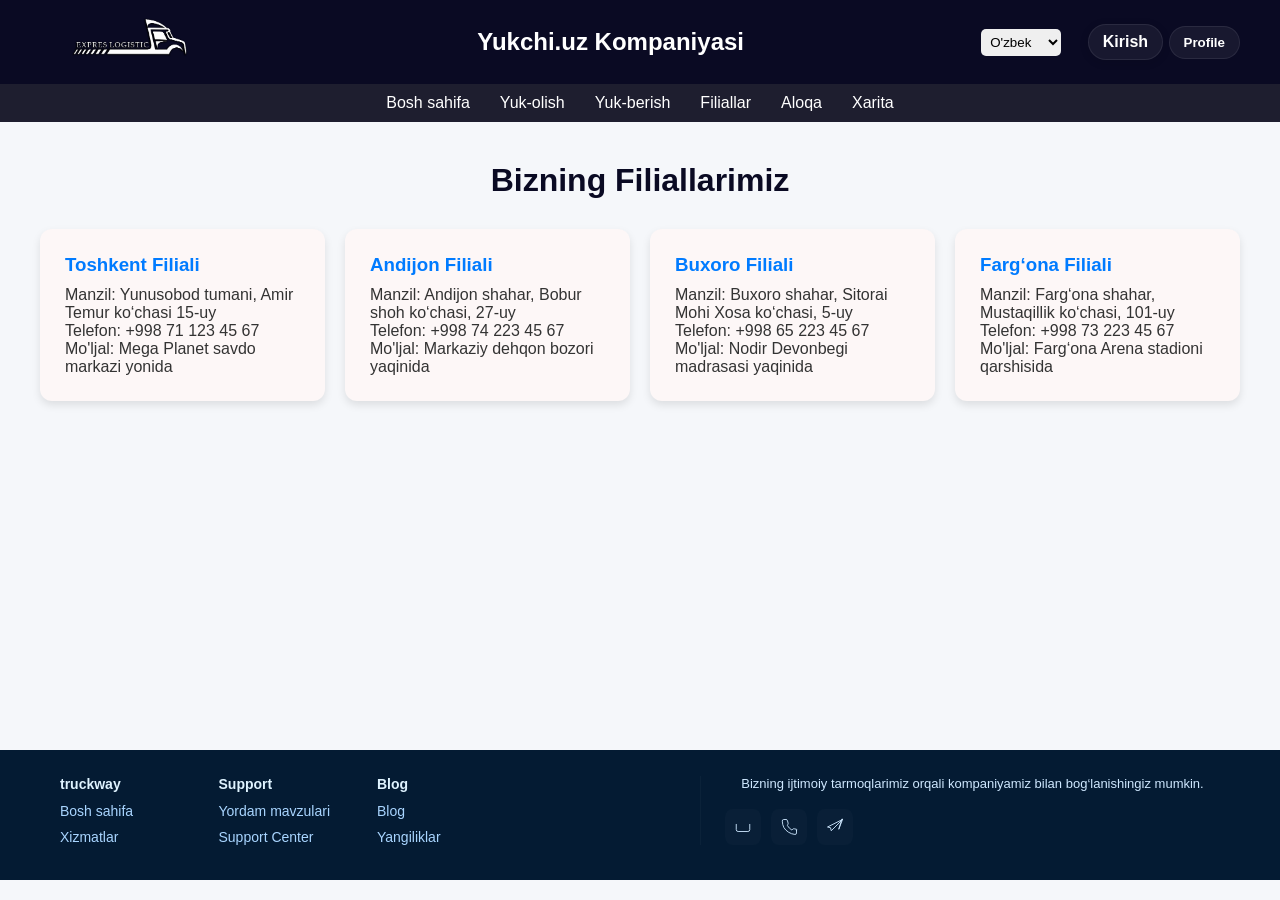
<file: filiallar.html>
<!DOCTYPE html>
<html lang="uz">
<head>
    <meta charset="UTF-8">
    <meta name="viewport" content="width=device-width, initial-scale=1.0">
    <title>TruckWay Filiallari</title>
    <link rel="stylesheet" href="fillialar.css">
    <header>
        <div>
            <img src="logistik.png" alt="TruckWay Logo" width="180">
        </div>
        <h1>Yukchi.uz Kompaniyasi</h1>
        <div>
            <select>
                <option>O'zbek</option>
                <option>Русский</option>
                <option>English</option>
            </select>
            <a href="#" class="auth-link">Kirish</a>
            <button onclick="window.location.href='profile.html'" class="profile-btn">
    Profile
        </div>
    </header>

    <nav>
        <a href="truck.html">Bosh sahifa</a>
        <a href="yukolish.html">Yuk-olish</a>
        <a href="yukberish.html">Yuk-berish</a>
        <a href="filiallar.html">Filiallar</a>
        <a href="aloqa.html">Aloqa</a>
        <a href="xarita.html">Xarita</a>
    </nav>
       
    

    <main>
        <h2>Bizning Filiallarimiz</h2>
        <div class="filial-cards">

            <div class="filial-card">
                <h3>Toshkent Filiali</h3>
                <p>Manzil: Yunusobod tumani, Amir Temur ko‘chasi 15-uy</p>
                <p>Telefon: +998 71 123 45 67</p>
                <p>Mo'ljal: Mega Planet savdo markazi yonida</p>
            </div>

            <div class="filial-card">
                <h3>Andijon Filiali</h3>
                <p>Manzil: Andijon shahar, Bobur shoh ko‘chasi, 27-uy</p>
                <p>Telefon: +998 74 223 45 67</p>
                <p>Mo'ljal: Markaziy dehqon bozori yaqinida</p>
            </div>

            <div class="filial-card">
                <h3>Buxoro Filiali</h3>
                <p>Manzil: Buxoro shahar, Sitorai Mohi Xosa ko‘chasi, 5-uy</p>
                <p>Telefon: +998 65 223 45 67</p>
                <p>Mo'ljal: Nodir Devonbegi madrasasi yaqinida</p>
            </div>

            <div class="filial-card">
                <h3>Farg‘ona Filiali</h3>
                <p>Manzil: Farg‘ona shahar, Mustaqillik ko‘chasi, 101-uy</p>
                <p>Telefon: +998 73 223 45 67</p>
                <p>Mo'ljal: Farg‘ona Arena stadioni qarshisida</p>
            </div>

        </div>
    </main>
<br>
    
        <footer class="site-footer">
            <div class="container footer-inner">
                <div class="footer-top">
                    

                    <div class="footer-columns">
                        <div class="col">
                             <h5>truckway</h5>
                            <ul>
                                <li><a href="truck.html">Bosh sahifa</a></li>
                                <li><a href="yukolish.html">Xizmatlar</a></li>
                                
                           
                            </ul>
                        </div>

                        <div class="col">
                            <h5>Support</h5>
                            <ul>
                                <li><a href="aloqa.html">Yordam mavzulari</a></li>
                                
                                <li><a href="#">Support Center</a></li>
                                
                            </ul>
                        </div>

                        

                        <div class="col">
                            <h5>Blog</h5>
                            <ul>
                                <li><a href="#">Blog</a></li>
                                <li><a href="#">Yangiliklar</a></li>
                                
                            </ul>
                        </div>
                    </div>

                    <div class="footer-brand-right">
                        <div class="brand-box">
                            
                              <div class="col">
    <p class="brand-desc">Bizning ijtimoiy tarmoqlarimiz orqali kompaniyamiz bilan bog‘lanishingiz mumkin.</p>
</div><br>

                            <div class="brand-contacts">
                                <a href="mailto:info@yukchi.uz" class="icon-link" aria-label="Email">
                                    <svg width="18" height="18" viewBox="0 0 24 24" 
                                    fill="none" 
                                    xmlns="http://www.w3.org/2000/svg"><path d="M3 8.5v7A2.5 2.5 0 0 0 5.5 18h13a2.5 2.5 0 0 0 2.5-2.5v-7" stroke="#cfe8ff" stroke-width="1.2" stroke-linecap="round" stroke-linejoin="round"/></svg>
                                </a>
                                <a href="tel:+998901234567" class="icon-link" aria-label="Phone">
                                    <svg width="18" height="18" viewBox="0 0 24 24" fill="none" xmlns="http://www.w3.org/2000/svg"><path d="M22 16.92v3a2 2 0 0 1-2.18 2 19.8 19.8 0 0 1-8.63-3.07 19.5 19.5 0 0 1-6-6A19.8 19.8 0 0 1 3.08 4.18 2 2 0 0 1 5 2h3a2 2 0 0 1 2 1.72c.12 1.05.38 2.07.76 3.03a2 2 0 0 1-.45 2.11L9.91 10.09a16 16 0 0 0 6 6l1.23-1.23a2 2 0 0 1 2.11-.45c.96.38 1.98.64 3.03.76A2 2 0 0 1 22 16.92z" stroke="#cfe8ff" stroke-width="1.2" stroke-linecap="round" stroke-linejoin="round"/></svg>
                                </a>
                                <a href="https://t.me/yourchannel" class="icon-link" target="_blank" rel="noopener" aria-label="Telegram">
                                    <svg width="18" height="18" viewBox="0 0 24 24" fill="none" xmlns="http://www.w3.org/2000/svg"><path d="M22 2L2 12l4 1 1 4 15-15-5 13 4-13z" stroke="#cfe8ff" stroke-width="1.2" stroke-linecap="round" stroke-linejoin="round"/></svg>
                                </a>

                            


                            </div>
                        </div>
                    </div>
                </div>

                
            </div>
        </footer>
    <script>
        document.addEventListener('DOMContentLoaded', function(){
            const authLink = document.querySelector('.auth-link');
            if(!authLink) return;
            const loggedIn = (function(){ try { return localStorage.getItem('loggedIn') === 'true'; } catch(e){ return false; } })();
            if(loggedIn){
                authLink.textContent = 'Chiqish';
                authLink.href = '#';
                const newLink = authLink.cloneNode(true);
                authLink.parentNode.replaceChild(newLink, authLink);
                newLink.addEventListener('click', function(e){
                    e.preventDefault();
                    try{ localStorage.removeItem('loggedIn'); localStorage.removeItem('username'); } catch(err){}
                    window.location.href = 'truck.html';
                });
            } else {
                authLink.textContent = 'Kirish';
                authLink.href = 'kirish1.html';
            }
        });
    </script>
</body>
</html>
</file>
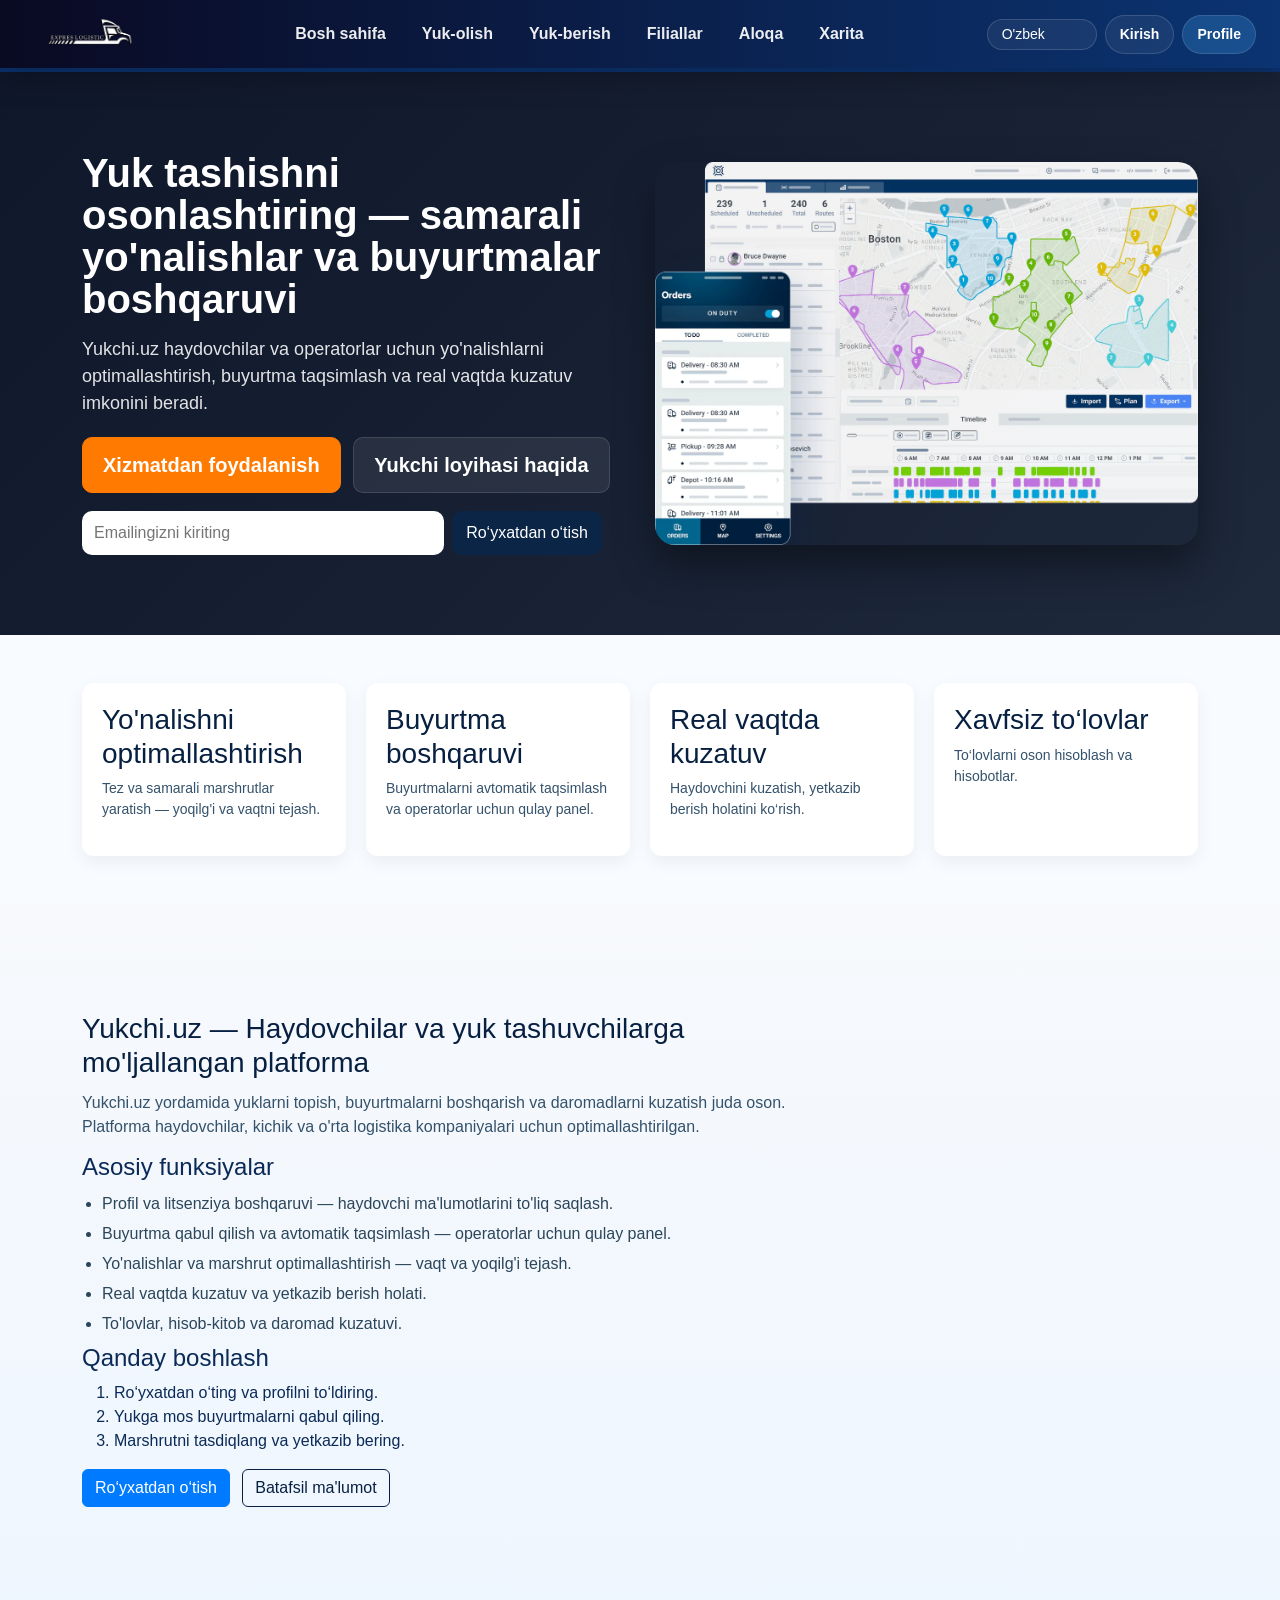
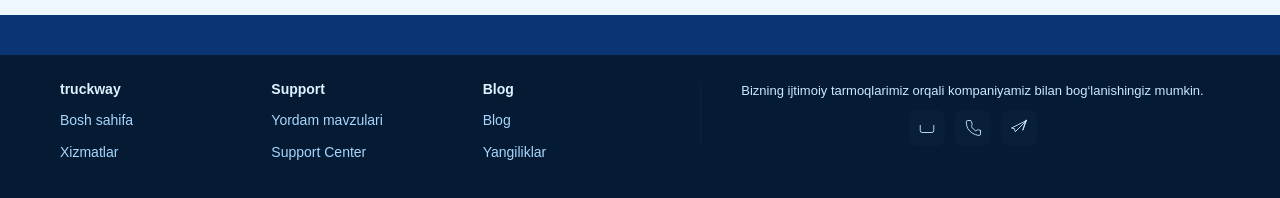
<file: truck.html>
<!DOCTYPE html>
<html lang="uz">
<head>
  <meta charset="UTF-8" />
  <meta name="viewport" content="width=device-width, initial-scale=1.0" />
  <title>TruckWay Kompaniyasi</title>

  <!-- Bootstrap CSS -->
  <link href="https://cdn.jsdelivr.net/npm/bootstrap@5.3.2/dist/css/bootstrap.min.css" rel="stylesheet" />
  <link rel="stylesheet" href="common.css">

  <link rel="stylesheet" href="truck.css" />
</head>

<body>
<div id="navbar-mount"></div>
  <!-- ✅ YANGI PROFESSIONAL NAVBAR -->
  <nav class="navbar navbar-expand-lg topbar">
    <div class="container-fluid px-4">

      <!-- Logo -->
      <a class="navbar-brand d-flex align-items-center gap-2" href="truck.html">
        <img src="logistik.png" alt="Yukchi.uz Logo" class="brand-logo" />
      </a>

      <!-- Mobile toggle -->
      <button class="navbar-toggler" type="button" data-bs-toggle="collapse" data-bs-target="#mainNav"
        aria-controls="mainNav" aria-expanded="false" aria-label="Toggle navigation">
        <span class="navbar-toggler-icon"></span>
      </button>

      <!-- Menu + Actions -->
      <div class="collapse navbar-collapse" id="mainNav">

        <!-- Center menu -->
        <ul class="navbar-nav mx-auto mb-2 mb-lg-0 gap-lg-3">
          <li class="nav-item"><a class="nav-link" href="truck.html">Bosh sahifa</a></li>
          <li class="nav-item"><a class="nav-link" href="yukolish.html" id="nav-yuk-olish">Yuk-olish</a></li>
          <li class="nav-item"><a class="nav-link" href="yukberish.html" id="nav-yuk-berish">Yuk-berish</a></li>
          <li class="nav-item"><a class="nav-link" href="filiallar.html">Filiallar</a></li>
          <li class="nav-item"><a class="nav-link" href="aloqa.html">Aloqa</a></li>
          <li class="nav-item"><a class="nav-link" href="xarita.html">Xarita</a></li>
        </ul>

        <!-- Right actions -->
        <div class="d-flex align-items-center gap-2">
          <select class="form-select form-select-sm lang-select" aria-label="Language select">
            <option>O'zbek</option>
            <option>Русский</option>
            <option>English</option>
          </select>

          <!-- Kirish/Chiqish -->
          <a href="index.html" class="btn btn-sm btn-outline-light auth-link">Kirish</a>

          <!-- Profile -->
          <button type="button" class="btn btn-sm btn-primary profile-btn">
            Profile
          </button>
        </div>

      </div>
    </div>
  </nav>

  <main>

    <section class="hero">
      <div class="container hero-inner">
        <div class="hero-left">
          <h1>Yuk tashishni osonlashtiring — samarali yo'nalishlar va buyurtmalar boshqaruvi</h1>
          <p class="sub">
            Yukchi.uz haydovchilar va operatorlar uchun yo'nalishlarni optimallashtirish, buyurtma taqsimlash va real
            vaqtda kuzatuv imkonini beradi.
          </p>

          <div class="hero-ctas">
            <a href="yukberish.html" class="btn btn-lg btn-primary">Xizmatdan foydalanish</a>
            <button id="showYukchiBtn" type="button" class="btn btn-lg btn-outline-light ms-2">Yukchi loyihasi haqida</button>
          </div>

          <form class="email-cta signup-cta" aria-label="Signup form">
            <input type="email" placeholder="Emailingizni kiriting" required />
            <button type="submit" class="btn btn-secondary">Ro‘yxatdan o‘tish</button>
          </form>
        </div>

        <div class="hero-right">
          <img src="qwer/1122.webp" alt="Dashboard" class="hero-image" />
        </div>
      </div>
    </section>

    <!-- Features -->
    <section class="features py-5">
      <div class="container">
        <div class="features-grid">
          <div class="feature-card">
            <h3>Yo'nalishni optimallashtirish</h3>
            <p>Tez va samarali marshrutlar yaratish — yoqilg'i va vaqtni tejash.</p>
          </div>
          <div class="feature-card">
            <h3>Buyurtma boshqaruvi</h3>
            <p>Buyurtmalarni avtomatik taqsimlash va operatorlar uchun qulay panel.</p>
          </div>
          <div class="feature-card">
            <h3>Real vaqtda kuzatuv</h3>
            <p>Haydovchini kuzatish, yetkazib berish holatini ko‘rish.</p>
          </div>
          <div class="feature-card">
            <h3>Xavfsiz to‘lovlar</h3>
            <p>To‘lovlarni oson hisoblash va hisobotlar.</p>
          </div>
        </div>
      </div>
    </section>

    <section id="yukchi" class="yukchi-details" aria-live="polite">
      <div class="container py-5">
        <div class="row align-items-start">
          <div class="col-lg-8">
            <h2 class="yukchi-title">Yukchi.uz — Haydovchilar va yuk tashuvchilarga mo'ljallangan platforma</h2>
            <p class="yukchi-lead">
              Yukchi.uz yordamida yuklarni topish, buyurtmalarni boshqarish va daromadlarni kuzatish juda oson.
              Platforma haydovchilar, kichik va o'rta logistika kompaniyalari uchun optimallashtirilgan.
            </p>

            <h4>Asosiy funksiyalar</h4>
            <ul>
              <li>Profil va litsenziya boshqaruvi — haydovchi ma'lumotlarini to'liq saqlash.</li>
              <li>Buyurtma qabul qilish va avtomatik taqsimlash — operatorlar uchun qulay panel.</li>
              <li>Yo'nalishlar va marshrut optimallashtirish — vaqt va yoqilg'i tejash.</li>
              <li>Real vaqtda kuzatuv va yetkazib berish holati.</li>
              <li>To'lovlar, hisob-kitob va daromad kuzatuvi.</li>
            </ul>

            <h4>Qanday boshlash</h4>
            <ol>
              <li>Ro‘yxatdan o‘ting va profilni to‘ldiring.</li>
              <li>Yukga mos buyurtmalarni qabul qiling.</li>
              <li>Marshrutni tasdiqlang va yetkazib bering.</li>
            </ol>

            <div class="mt-3">
              <a href="kirish1.html" class="btn btn-primary me-2 signup-cta">Ro‘yxatdan o‘tish</a>
              <a href="aloqa.html" class="btn btn-outline-secondary">Batafsil ma'lumot</a>
            </div>

          </div>
        </div>
      </div>
    </section>

  </main>

  <footer class="site-footer">
    <div class="container footer-inner">
      <div class="footer-top">
        <div class="footer-columns">
          <div class="col">
            <h5>truckway</h5>
            <ul>
              <li><a href="truck.html">Bosh sahifa</a></li>
              <li><a href="yukolish.html">Xizmatlar</a></li>
            </ul>
          </div>
          <div class="col">
            <h5>Support</h5>
            <ul>
              <li><a href="aloqa.html">Yordam mavzulari</a></li>
              <li><a href="#">Support Center</a></li>
            </ul>
          </div>
          <div class="col">
            <h5>Blog</h5>
            <ul>
              <li><a href="#">Blog</a></li>
              <li><a href="#">Yangiliklar</a></li>
            </ul>
          </div>
        </div>

        <div class="footer-brand-right">
          <div class="brand-box">
            <p class="brand-desc">Bizning ijtimoiy tarmoqlarimiz orqali kompaniyamiz bilan bog‘lanishingiz mumkin.</p>
            <div class="brand-contacts">
              <a href="mailto:info@yukchi.uz" class="icon-link" aria-label="Email">
                <svg width="18" height="18" viewBox="0 0 24 24" fill="none"
                  xmlns="http://www.w3.org/2000/svg">
                  <path d="M3 8.5v7A2.5 2.5 0 0 0 5.5 18h13a2.5 2.5 0 0 0 2.5-2.5v-7"
                    stroke="#cfe8ff" stroke-width="1.2" stroke-linecap="round" stroke-linejoin="round" />
                </svg>
              </a>

              <a href="tel:+998901234567" class="icon-link" aria-label="Phone">
                <svg width="18" height="18" viewBox="0 0 24 24" fill="none"
                  xmlns="http://www.w3.org/2000/svg">
                  <path d="M22 16.92v3a2 2 0 0 1-2.18 2 19.8 19.8 0 0 1-8.63-3.07 19.5 19.5 0 0 1-6-6A19.8 19.8 0 0 1 3.08 4.18 2 2 0 0 1 5 2h3a2 2 0 0 1 2 1.72c.12 1.05.38 2.07.76 3.03a2 2 0 0 1-.45 2.11L9.91 10.09a16 16 0 0 0 6 6l1.23-1.23a2 2 0 0 1 2.11-.45c.96.38 1.98.64 3.03.76A2 2 0 0 1 22 16.92z"
                    stroke="#cfe8ff" stroke-width="1.2" stroke-linecap="round" stroke-linejoin="round" />
                </svg>
              </a>

              <a href="https://t.me/yourchannel" class="icon-link" target="_blank" rel="noopener" aria-label="Telegram">
                <svg width="18" height="18" viewBox="0 0 24 24" fill="none"
                  xmlns="http://www.w3.org/2000/svg">
                  <path d="M22 2L2 12l4 1 1 4 15-15-5 13 4-13z"
                    stroke="#cfe8ff" stroke-width="1.2" stroke-linecap="round" stroke-linejoin="round" />
                </svg>
              </a>
            </div>
          </div>
        </div>

      </div>
    </div>
  </footer>

  <!-- Sizning js (agar kerak bo‘lsa) -->
  <script src="krish1.js"></script>

  <!-- ✅ Bootstrap JS (navbar collapse ishlashi uchun) -->
  <script src="https://cdn.jsdelivr.net/npm/bootstrap@5.3.2/dist/js/bootstrap.bundle.min.js"></script>

  <!-- ✅ Auth + Profile logika (xatosiz) -->
  <script>
    document.addEventListener("DOMContentLoaded", function () {
      const authLink = document.querySelector(".auth-link");
      const profileBtn = document.querySelector(".profile-btn");

      const loggedIn = localStorage.getItem("loggedIn") === "true";

      function setSignupVisibility(show) {
        document.querySelectorAll(".signup-cta").forEach(el => {
          el.style.display = show ? "" : "none";
        });
      }

      // Profile
      if (profileBtn) {
        profileBtn.addEventListener("click", () => {
          const isLogged = localStorage.getItem("loggedIn") === "true";
          if (!isLogged) {
            alert("Profilga o‘tish uchun avval tizimga kiring!");
            window.location.href = "index.html";
          } else {
            window.location.href = "profile.html";
          }
        });
      }

      // Kirish/Chiqish
      if (authLink) {
        if (loggedIn) {
          authLink.textContent = "Chiqish";
          authLink.href = "#";
          authLink.addEventListener("click", function (e) {
            e.preventDefault();
            localStorage.removeItem("loggedIn");
            localStorage.removeItem("username");
            window.location.href = "truck.html";
          });

          setSignupVisibility(false);
        } else {
          authLink.textContent = "Kirish";
          authLink.href = "index.html";
          setSignupVisibility(true);
        }
      }
    });
  </script>

</body>
</html>
</file>
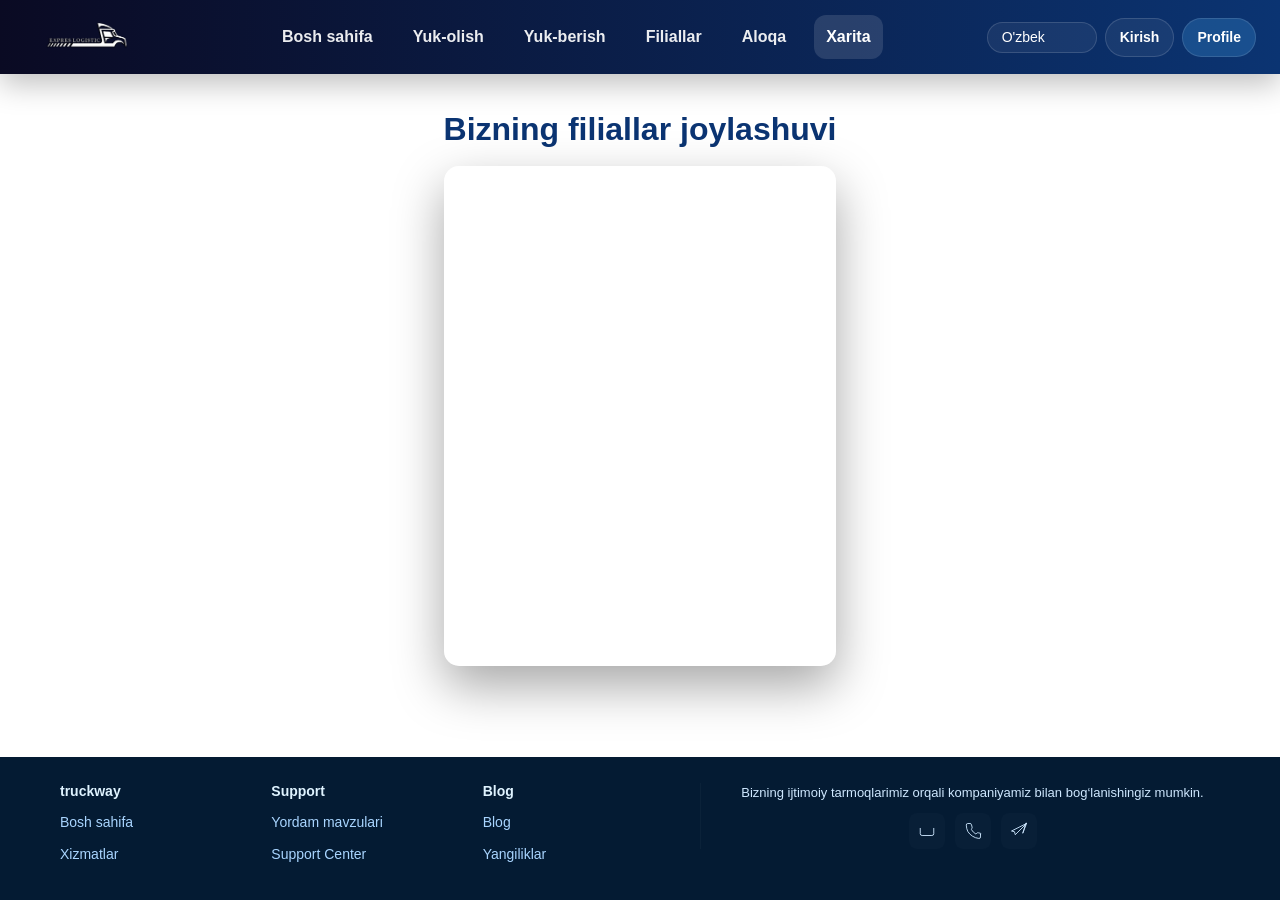
<file: xarita.html>
<!DOCTYPE html>
<html lang="uz">
<head>
  <meta charset="UTF-8">
  <meta name="viewport" content="width=device-width, initial-scale=1.0">
  <title>TruckWay - Xarita</title>

  <!-- Bootstrap CSS (navbar uchun kerak) -->
  <link href="https://cdn.jsdelivr.net/npm/bootstrap@5.3.2/dist/css/bootstrap.min.css" rel="stylesheet">
<link rel="stylesheet" href="common.css">
<link rel="stylesheet" href="xarita.css">

  <!-- Yandex Map API -->
  <script src="https://api-maps.yandex.ru/2.1/?lang=ru_RU" type="text/javascript"></script>

  <!-- Agar xarita.css da #map bo‘lsa, buni o‘chirsa ham bo‘ladi -->
  <style>
    #map {
      width: 100%;
      height: 500px;
      border-radius: 15px;
    }
  </style>
</head>

<body>

  <div id="navbar-mount"></div>

  <main>
    <h2>Bizning filiallar joylashuvi</h2>
    <div id="map"></div>
  </main>

  <footer class="site-footer">
    <div class="container footer-inner">
      <div class="footer-top">

        <div class="footer-columns">
          <div class="col">
            <h5>truckway</h5>
            <ul>
              <li><a href="truck.html">Bosh sahifa</a></li>
              <li><a href="yukolish.html">Xizmatlar</a></li>
            </ul>
          </div>

          <div class="col">
            <h5>Support</h5>
            <ul>
              <li><a href="aloqa.html">Yordam mavzulari</a></li>
              <li><a href="#">Support Center</a></li>
            </ul>
          </div>

          <div class="col">
            <h5>Blog</h5>
            <ul>
              <li><a href="#">Blog</a></li>
              <li><a href="#">Yangiliklar</a></li>
            </ul>
          </div>
        </div>

        <div class="footer-brand-right">
          <div class="brand-box">
            <p class="brand-desc">Bizning ijtimoiy tarmoqlarimiz orqali kompaniyamiz bilan bog‘lanishingiz mumkin.</p>

            <div class="brand-contacts">
              <a href="mailto:info@yukchi.uz" class="icon-link" aria-label="Email">
                <svg width="18" height="18" viewBox="0 0 24 24" fill="none"
                  xmlns="http://www.w3.org/2000/svg">
                  <path d="M3 8.5v7A2.5 2.5 0 0 0 5.5 18h13a2.5 2.5 0 0 0 2.5-2.5v-7"
                    stroke="#cfe8ff" stroke-width="1.2" stroke-linecap="round" stroke-linejoin="round"/>
                </svg>
              </a>

              <a href="tel:+998901234567" class="icon-link" aria-label="Phone">
                <svg width="18" height="18" viewBox="0 0 24 24" fill="none"
                  xmlns="http://www.w3.org/2000/svg">
                  <path d="M22 16.92v3a2 2 0 0 1-2.18 2 19.8 19.8 0 0 1-8.63-3.07 19.5 19.5 0 0 1-6-6A19.8 19.8 0 0 1 3.08 4.18 2 2 0 0 1 5 2h3a2 2 0 0 1 2 1.72c.12 1.05.38 2.07.76 3.03a2 2 0 0 1-.45 2.11L9.91 10.09a16 16 0 0 0 6 6l1.23-1.23a2 2 0 0 1 2.11-.45c.96.38 1.98.64 3.03.76A2 2 0 0 1 22 16.92z"
                    stroke="#cfe8ff" stroke-width="1.2" stroke-linecap="round" stroke-linejoin="round"/>
                </svg>
              </a>

              <a href="https://t.me/yourchannel" class="icon-link" target="_blank" rel="noopener" aria-label="Telegram">
                <svg width="18" height="18" viewBox="0 0 24 24" fill="none"
                  xmlns="http://www.w3.org/2000/svg">
                  <path d="M22 2L2 12l4 1 1 4 15-15-5 13 4-13z"
                    stroke="#cfe8ff" stroke-width="1.2" stroke-linecap="round" stroke-linejoin="round"/>
                </svg>
              </a>
            </div>

          </div>
        </div>

      </div>
    </div>
  </footer>

  <!-- Navbarni yuklash -->
  <script src="load-navbar.js"></script>

  <!-- Bootstrap JS (collapse uchun) -->
  <script src="https://cdn.jsdelivr.net/npm/bootstrap@5.3.2/dist/js/bootstrap.bundle.min.js"></script>

  <!-- ✅ Yandex map init (FAqat bitta marta) -->
  <script>
    ymaps.ready(init);

    function init() {
      var map = new ymaps.Map("map", {
        center: [41.5533, 60.6317],
        zoom: 7
      });

      var filiallar = [
        { name: "Yukchi Urganch", coords: [41.553, 60.6317] },
        { name: "Yukchi Toshkent", coords: [41.2995, 69.2401] },
        { name: "Yukchi Namangan", coords: [41.0, 71.67] },
        { name: "Yukchi Buxoro", coords: [39.77, 64.43] },
        { name: "Yukchi Samarqand", coords: [39.65, 66.96] }
      ];

      filiallar.forEach(function (f) {
        var marker = new ymaps.Placemark(
          f.coords,
          { balloonContent: "<b>" + f.name + "</b>" },
          { preset: "islands#blueDeliveryIcon" }
        );
        map.geoObjects.add(marker);
      });
    }
  </script>

</body>
</html>
</file>
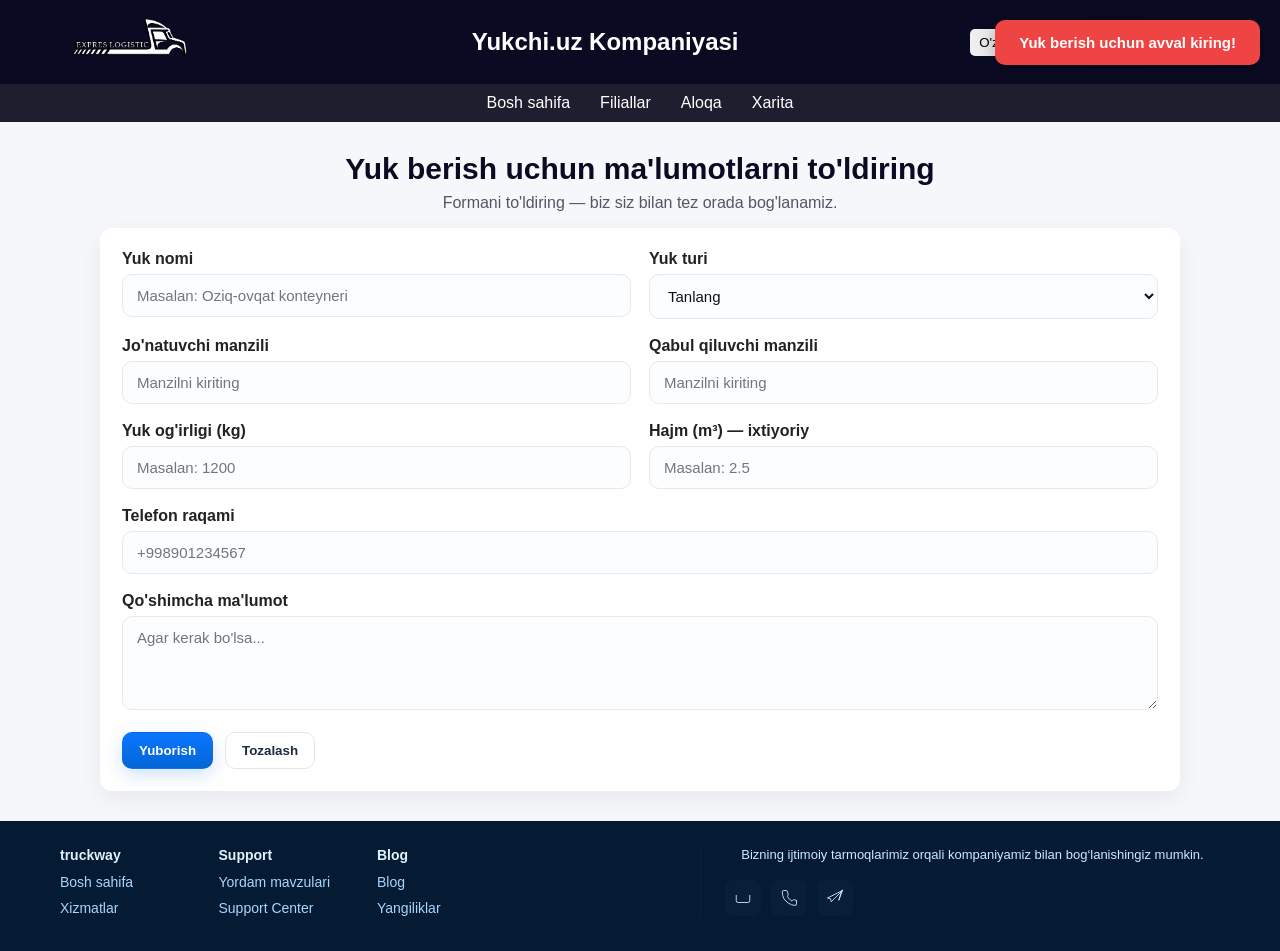
<file: yukberish.html>
<!DOCTYPE html>
<html lang="uz">
<head>
    <meta charset="UTF-8">
    <meta name="viewport" content="width=device-width, initial-scale=1.0">
    <title>TruckWay Kompaniyasi</title>
    <link rel="stylesheet" href="yukberish.css">
</head>
<body>
    <header>
        <div>
            <img src="logistik.png  " alt="TruckWay Logo" width="180">
        </div>
        <h1>Yukchi.uz Kompaniyasi</h1>
        <div>
            <select>
                <option>O'zbek</option>
                <option>Русский</option>
                <option>English</option>
            </select>
            <a href="#" class="auth-link">Kirish</a>
            <button onclick="window.location.href='profile.html'" class="profile-btn">
    Profile
        </div>
    </header>

   <nav>
    <a href="truck.html">Bosh sahifa</a>
    <a href="yukolish.html" id="nav-yukolish">Yuk-olish</a>
    <a href="yukberish.html" id="nav-yukberish">Yuk-berish</a>
    <a href="filiallar.html">Filiallar</a>
    <a href="aloqa.html">Aloqa</a>
    <a href="xarita.html">Xarita</a>
</nav>
    <main>
        

                    <div class="form-column">
                        <h2>Yuk berish uchun ma'lumotlarni to'ldiring</h2>
                        <p class="muted">Formani to'ldiring — biz siz bilan tez orada bog'lanamiz.</p>

                        <form class="form-grid" action="#" method="post" novalidate>
                            <div class="form-group">
                                <label for="yukNomi">Yuk nomi</label>
                                <input type="text" id="yukNomi" name="yukNomi" placeholder="Masalan: Oziq-ovqat konteyneri" required>
                            </div>

                            <div class="form-group">
                                <label for="yukTuri">Yuk turi</label>
                                <select id="yukTuri" name="yukTuri" required>
                                    <option value="">Tanlang</option>
                                    <option value="Oziq-ovqat">Oziq-ovqat</option>
                                    <option value="Qurilish materiali">Qurilish materiali</option>
                                    <option value="Maishiy texnika">Maishiy texnika</option>
                                    <option value="Fermer">Fermer</option>
                                    <option value="Boshqa">Boshqa</option>
                                </select>
                            </div>

                            <div class="form-group">
                                <label for="joatuvchiManzil">Jo'natuvchi manzili</label>
                                <input type="text" id="joatuvchiManzil" name="joatuvchiManzil" placeholder="Manzilni kiriting" required>
                            </div>

                            <div class="form-group">
                                <label for="qabulManzil">Qabul qiluvchi manzili</label>
                                <input type="text" id="qabulManzil" name="qabulManzil" placeholder="Manzilni kiriting" required>
                            </div>

                            <div class="form-group">
                                <label for="ogirlik">Yuk og'irligi (kg)</label>
                                <input type="number" id="ogirlik" name="ogirlik" min="1" placeholder="Masalan: 1200" required>
                            </div>

                            <div class="form-group">
                                <label for="hajm">Hajm (m³) — ixtiyoriy</label>
                                <input type="text" id="hajm" name="hajm" placeholder="Masalan: 2.5">
                            </div>

                            <div class="form-group full">
                                <label for="telefon">Telefon raqami</label>
                                <input type="tel" id="telefon" name="telefon" placeholder="+998901234567" required>
                            </div>

                            <div class="form-group full">
                                <label for="qoshimcha">Qo'shimcha ma'lumot</label>
                                <textarea id="qoshimcha" name="qoshimcha" rows="4" placeholder="Agar kerak bo'lsa..."></textarea>
                            </div>

                            <div class="form-actions full">
                                <button type="submit" class="btn btn-primary">Yuborish</button>
                                <button type="reset" class="btn btn-ghost">Tozalash</button>
                            </div>
                        </form>
                    </div>
                </div>
            </div>
        </section>
    </main>
    
    





    </body>
    <script>
        document.addEventListener('DOMContentLoaded', function(){
            const authLink = document.querySelector('.auth-link');
            if(!authLink) return;
            const loggedIn = (function(){ try { return localStorage.getItem('loggedIn') === 'true'; } catch(e){ return false; } })();
            if(loggedIn){
                authLink.textContent = 'Chiqish';
                authLink.href = '#';
                const newLink = authLink.cloneNode(true);
                authLink.parentNode.replaceChild(newLink, authLink);
                newLink.addEventListener('click', function(e){
                    e.preventDefault();
                    try{ localStorage.removeItem('loggedIn'); localStorage.removeItem('username'); } catch(err){}
                    window.location.href = 'truck.html';
                });
            } else {
                authLink.textContent = 'Kirish';
                authLink.href = 'kirish1.html';
            }
        });

        
    </script>
    </html>
    
    
    
        <footer class="site-footer">
            <div class="container footer-inner">
                <div class="footer-top">
                    

                    <div class="footer-columns">
                        <div class="col">
                             <h5>truckway</h5>
                            <ul>
                                <li><a href="truck.html">Bosh sahifa</a></li>
                                <li><a href="yukolish.html">Xizmatlar</a></li>
                                
                           
                            </ul>
                        </div>

                        <div class="col">
                            <h5>Support</h5>
                            <ul>
                                <li><a href="aloqa.html">Yordam mavzulari</a></li>
                                
                                <li><a href="#">Support Center</a></li>
                                
                            </ul>
                        </div>

                        

                        <div class="col">
                            <h5>Blog</h5>
                            <ul>
                                <li><a href="#">Blog</a></li>
                                <li><a href="#">Yangiliklar</a></li>
                                
                            </ul>
                        </div>
                    </div>

                    <div class="footer-brand-right">
                        <div class="brand-box">
                            
                             <div class="col">
    <p class="brand-desc">Bizning ijtimoiy tarmoqlarimiz orqali kompaniyamiz bilan bog‘lanishingiz mumkin.</p>
</div>
<br>
                            <div class="brand-contacts">
                                <a href="mailto:info@yukchi.uz" class="icon-link" aria-label="Email">
                                    <svg width="18" height="18" viewBox="0 0 24 24" 
                                    fill="none" 
                                    xmlns="http://www.w3.org/2000/svg"><path d="M3 8.5v7A2.5 2.5 0 0 0 5.5 18h13a2.5 2.5 0 0 0 2.5-2.5v-7" stroke="#cfe8ff" stroke-width="1.2" stroke-linecap="round" stroke-linejoin="round"/></svg>
                                </a>
                                <a href="tel:+998901234567" class="icon-link" aria-label="Phone">
                                    <svg width="18" height="18" viewBox="0 0 24 24" fill="none" xmlns="http://www.w3.org/2000/svg"><path d="M22 16.92v3a2 2 0 0 1-2.18 2 19.8 19.8 0 0 1-8.63-3.07 19.5 19.5 0 0 1-6-6A19.8 19.8 0 0 1 3.08 4.18 2 2 0 0 1 5 2h3a2 2 0 0 1 2 1.72c.12 1.05.38 2.07.76 3.03a2 2 0 0 1-.45 2.11L9.91 10.09a16 16 0 0 0 6 6l1.23-1.23a2 2 0 0 1 2.11-.45c.96.38 1.98.64 3.03.76A2 2 0 0 1 22 16.92z" stroke="#cfe8ff" stroke-width="1.2" stroke-linecap="round" stroke-linejoin="round"/></svg>
                                </a>
                                <a href="https://t.me/yourchannel" class="icon-link" target="_blank" rel="noopener" aria-label="Telegram">
                                    <svg width="18" height="18" viewBox="0 0 24 24" fill="none" xmlns="http://www.w3.org/2000/svg"><path d="M22 2L2 12l4 1 1 4 15-15-5 13 4-13z" stroke="#cfe8ff" stroke-width="1.2" stroke-linecap="round" stroke-linejoin="round"/></svg>
                                </a>

                                


                            </div>
                        </div>
                    </div>
                </div>

                
            </div>
        </footer>
<script src="api.js"></script>
<script>
document.addEventListener('DOMContentLoaded', function () {

  // ── Nav yangilash ──
  updateNav();

  // ── Kirmaganlarni yo'naltirish ──
  if (!isLoggedIn()) {
    showMessage("Yuk berish uchun avval kiring!", "error");
    setTimeout(() => { window.location.href = "index.html"; }, 1500);
    return;
  }

  const form = document.querySelector('form.form-grid');
  if (!form) return;
  const btn = form.querySelector('button[type=submit]');

  form.addEventListener('submit', async function (e) {
    e.preventDefault();

    const yukNomi  = document.getElementById('yukNomi').value.trim();
    const yukTuri  = document.getElementById('yukTuri').value.trim();
    const joManzil = document.getElementById('joatuvchiManzil').value.trim();
    const qManzil  = document.getElementById('qabulManzil').value.trim();
    const ogirlik  = document.getElementById('ogirlik').value.trim();
    const telefon  = document.getElementById('telefon').value.trim();
    const hajm     = document.getElementById('hajm').value.trim();
    const qoshimcha= document.getElementById('qoshimcha').value.trim();

    if (!yukNomi || !yukTuri || !joManzil || !qManzil || !ogirlik || !telefon) {
      showMessage("Barcha majburiy maydonlarni to'ldiring!", "error");
      return;
    }

    if (btn) { btn.disabled = true; btn.textContent = "Yuborilmoqda..."; }

    try {
      const data = await Orders.create({
        name:      getUsername() || "Mehmon",
        phone:     telefon,
        from_city: joManzil,
        to_city:   qManzil,
        cargo:     yukNomi + " | " + yukTuri + (hajm ? " | " + hajm + " m3" : "") + (qoshimcha ? " | " + qoshimcha : ""),
        cargo_weight: parseFloat(ogirlik) || null
      });

      if (data.status === "ok") {
        showMessage("✅ Buyurtmangiz qabul qilindi! Tez orada bog'lanamiz.");
        form.reset();
      } else {
        showMessage(data.message || "Xatolik yuz berdi!", "error");
      }
    } catch (err) {
      showMessage("Server bilan aloqa yo'q!", "error");
    } finally {
      if (btn) { btn.disabled = false; btn.textContent = "Yuborish"; }
    }
  });
});
</script>
</body>
</html>
</file>
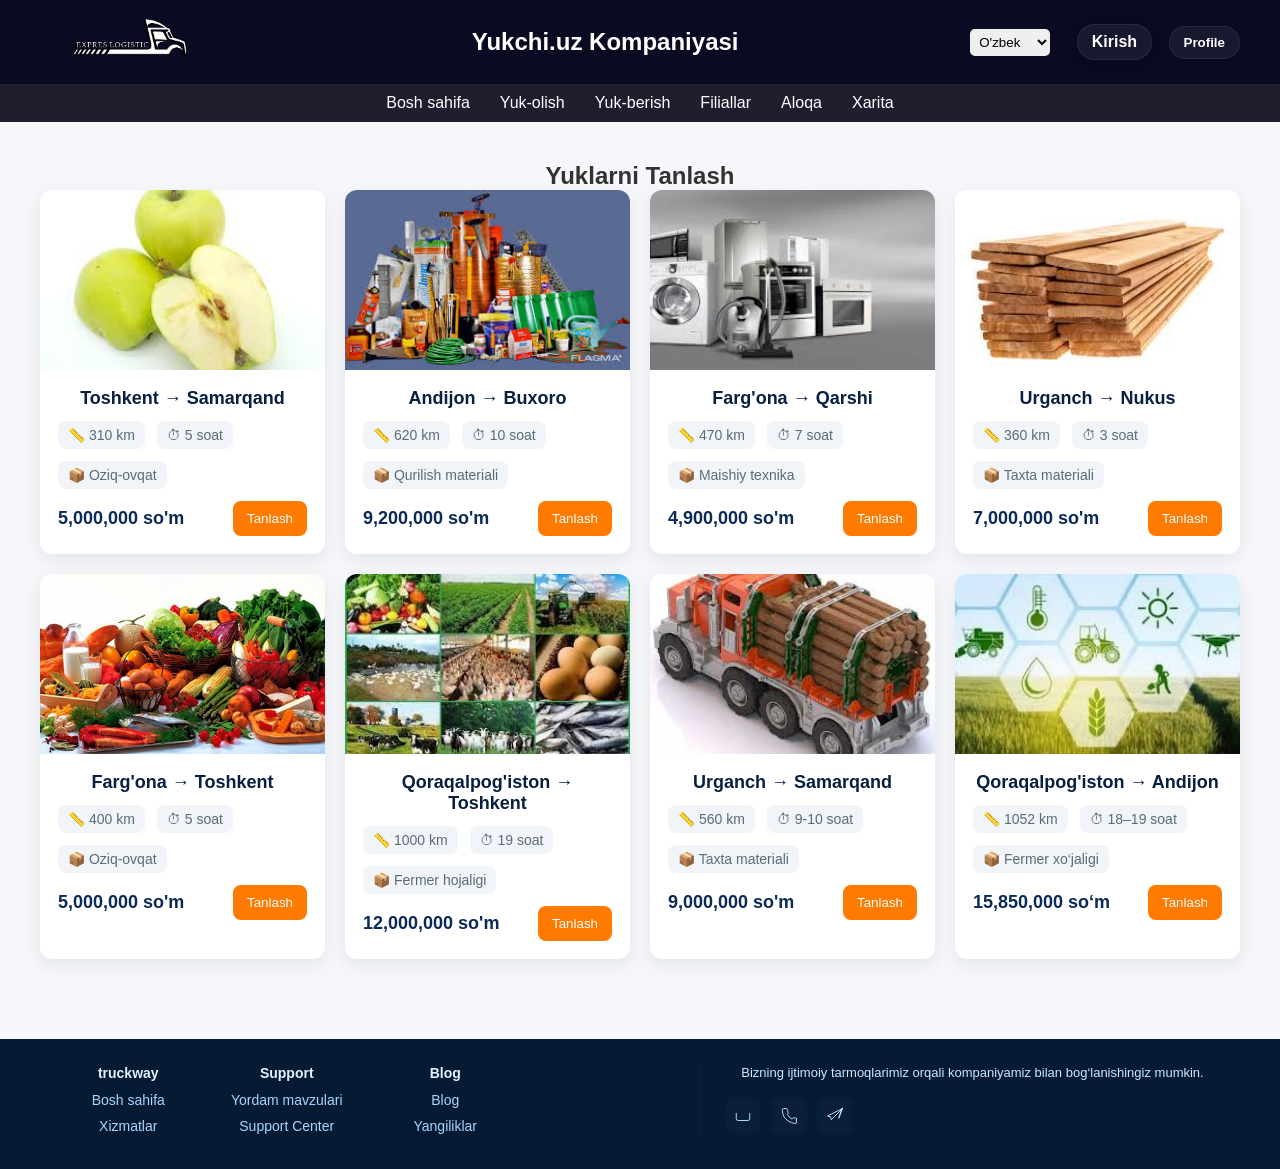
<file: yukolish.html>
<!DOCTYPE html>
<html lang="uz">
<head>
    <meta charset="UTF-8">
    <meta name="viewport" content="width=device-width, initial-scale=1.0">
    <title>Yuk-olish - TruckWay</title>
    <link rel="stylesheet" href="yukolish.css">
</head>
<body>
    <header>
        <div>
            <img src="logistik.png" alt="TruckWay Logo" width="180">
        </div>
        <h1>Yukchi.uz Kompaniyasi</h1>
        <div>
            <select>
                <option>O'zbek</option>
                <option>Русский</option>
                <option>English</option>
            </select>
            <a href="#" class="auth-link">Kirish</a>
            <button onclick="window.location.href='profile.html'" class="profile-btn">
    Profile
        </div>
    </header>

    <nav>
        <a href="truck.html">Bosh sahifa</a>
        <a href="yukolish.html">Yuk-olish</a>
        <a href="yukberish.html">Yuk-berish</a>
        <a href="filiallar.html">Filiallar</a>
        <a href="aloqa.html">Aloqa</a>
        <a href="xarita.html">Xarita</a>
    </nav>

        <main>
            <h2>Yuklarni Tanlash</h2>
            <div class="content-grid">
                <div class="cards-wrap">
                    <div class="cards-container">
                        <!-- Card 1 -->
                        <article class="card">
                            <img src="qwer/olma.jpg" alt="Toshkent - Samarqand">
                            <div class="card-body">
                                <h3 class="card-title">Toshkent → Samarqand</h3>
                                <div class="card-meta">
                                    <span class="meta-item">📏 310 km</span>
                                    <span class="meta-item">⏱ 5 soat</span>
                                    <span class="meta-item">📦 Oziq-ovqat</span>
                                </div>
                                <div class="card-bottom">
                                    <div class="price">5,000,000 so'm</div>
                                    <div class="actions"><button class="btn select-btn" onclick="location.href='buyurtmalar.html?manzil=Toshkent%20%E2%9E%92%20Samarqand&masofa=310km&vaqt=5soat&yukTuri=Oziq-ovqat&narx=550000'">Tanlash</button></div>
                                </div>
                            </div>
                        </article>

                        <!-- Card 2 -->
                        <article class="card">
                            <img src="qwer/stroymat.jpg" alt="Andijon - Buxoro">
                            <div class="card-body">
                                <h3 class="card-title">Andijon → Buxoro</h3>
                                <div class="card-meta">
                                    <span class="meta-item">📏 620 km</span>
                                    <span class="meta-item">⏱ 10 soat</span>
                                    <span class="meta-item">📦 Qurilish materiali</span>
                                </div>
                                <div class="card-bottom">
                                    <div class="price">9,200,000 so'm</div>
                                    <div class="actions"><button class="btn select-btn" onclick="location.href='buyurtmalar.html?manzil=Andijon%20%E2%9E%92%20Buxoro&masofa=620km&vaqt=10soat&yukTuri=Qurilish%20materiali&narx=1200000'">Tanlash</button></div>
                                </div>
                            </div>
                        </article>

                        <!-- Card 3 -->
                        <article class="card">
                            <img src="qwer/maishiy tex.jpg" alt="Farg'ona - Qarshi">
                            <div class="card-body">
                                <h3 class="card-title">Farg'ona → Qarshi</h3>
                                <div class="card-meta">
                                    <span class="meta-item">📏 470 km</span>
                                    <span class="meta-item">⏱ 7 soat</span>
                                    <span class="meta-item">📦 Maishiy texnika</span>
                                </div>
                                <div class="card-bottom">
                                    <div class="price">4,900,000 so'm</div>
                                    <div class="actions"><button class="btn select-btn" onclick="location.href='buyurtmalar.html?manzil=Farg%27ona%20%E2%9E%92%20Qarshi&masofa=470km&vaqt=7soat&yukTuri=Maishiy%20texnika&narx=890000'">Tanlash</button></div>
                                </div>
                            </div>
                        </article>

                        <!-- Card 4 -->
                        <article class="card">
                            <img src="qwer/taxta.jfif" alt="Urganch - Nukus">
                            <div class="card-body">
                                <h3 class="card-title">Urganch → Nukus</h3>
                                <div class="card-meta">
                                    <span class="meta-item">📏 360 km</span>
                                    <span class="meta-item">⏱ 3 soat</span>
                                    <span class="meta-item">📦 Taxta materiali</span>
                                </div>
                                <div class="card-bottom">
                                    <div class="price">7,000,000 so'm</div>
                                    <div class="actions"><button class="btn select-btn" onclick="location.href='buyurtmalar.html?manzil=Urganch%20%E2%9E%92%20Nukus&masofa=360km&vaqt=3soat&yukTuri=Taxta%20materiali&narx=1000000'">Tanlash</button></div>
                                </div>
                            </div>
                        </article>

                        <!-- Card 5 -->
                        <article class="card">
                            <img src="qwer/ozuqa.jpg" alt="Farg'ona - Toshkent">
                            <div class="card-body">
                                <h3 class="card-title">Farg'ona → Toshkent</h3>
                                <div class="card-meta">
                                    <span class="meta-item">📏 400 km</span>
                                    <span class="meta-item">⏱ 5 soat</span>
                                    <span class="meta-item">📦 Oziq-ovqat</span>
                                </div>
                                <div class="card-bottom">
                                    <div class="price">5,000,000 so'm</div>
                                    <div class="actions"><button class="btn select-btn" onclick="location.href='buyurtmalar.html?manzil=Farg%27ona%20%E2%9E%92%20Toshkent&masofa=400km&vaqt=5soat&yukTuri=Oziq-ovqat&narx=5000000'">Tanlash</button></div>
                                </div>
                            </div>
                        </article>



                         <!-- Card 6 -->
                        <article class="card">
                            <img src="qwer/fermer.jfif" alt="Qoraqalpog'iston - Toshkent">
                            <div class="card-body">
                                <h3 class="card-title">Qoraqalpog'iston → Toshkent</h3>
                                <div class="card-meta">
                                    <span class="meta-item">📏 1000 km</span>
                                    <span class="meta-item">⏱ 19 soat</span>
                                    <span class="meta-item">📦 Fermer hojaligi</span>
                                </div>
                                <div class="card-bottom">
                                    <div class="price">12,000,000 so'm</div>
                                    <div class="actions"><button class="btn select-btn" onclick="location.href='buyurtmalar.html?manzil=Qoraqalpog%27iston%20%E2%9E%92%20Toshkent&masofa=1000km&vaqt=19soat&yukTuri=Fermer%20hojaligi&narx=12000000'">Tanlash</button></div>
                                </div>
                            </div>
                        </article>





                        <article class="card">
    <img src="qwer/taxta2.jpg" alt="Urganch - Samarqand">
    <div class="card-body">
        <h3 class="card-title">Urganch → Samarqand</h3>
        <div class="card-meta">
            <span class="meta-item">📏 560 km</span>
            <span class="meta-item">⏱ 9-10 soat</span>
            <span class="meta-item">📦 Taxta materiali</span>
        </div>
        <div class="card-bottom">
            <div class="price">9,000,000 so'm</div>
            <div class="actions">
                <button class="btn select-btn"
                    onclick="location.href='buyurtmalar.html?manzil=Urganch%E2%86%92Samarqand&masofa=560km&vaqt=9-10soat&yukTuri=Taxta%20materiali&narx=9000000'">
                    Tanlash
                </button>
            </div>
        </div>
    </div>
</article>



                       



                        

                        <!-- Card 7 -->
                       <article class="card">
    <img src="qwer/fermer2.jpg" alt="Qoraqalpog'iston - Andijon">
    <div class="card-body">
        <h3 class="card-title">Qoraqalpog'iston → Andijon</h3>

        <div class="card-meta">
            <span class="meta-item">📏 1052 km</span>
            <span class="meta-item">⏱ 18–19 soat</span>
            <span class="meta-item">📦 Fermer xo‘jaligi</span>
        </div>

        <div class="card-bottom">
            <div class="price">15,850,000 so‘m</div>

            <div class="actions">
                <button class="btn select-btn"
                  onclick="location.href='buyurtmalar.html?manzil=Qoraqalpog%27iston%20%E2%86%92%20Andijon&masofa=1052km&vaqt=18-19soat&narx=15850000'">
                    Tanlash
                </button>
            </div>
        </div>
    </div>
</article>

                    </div>
                </div>

               
            </div>
        </main>

        </div>
    </main>
        <footer class="site-footer">
            <div class="container footer-inner">
                <div class="footer-top">
                    

                    <div class="footer-columns">
                        <div class="col">
                             <h5>truckway</h5>
                            <ul>
                                <li><a href="truck.html">Bosh sahifa</a></li>
                                <li><a href="yukolish.html">Xizmatlar</a></li>
                                
                           
                            </ul>
                        </div>

                        <div class="col">
                            <h5>Support</h5>
                            <ul>
                                <li><a href="aloqa.html">Yordam mavzulari</a></li>
                                
                                <li><a href="#">Support Center</a></li>
                                
                            </ul>
                        </div>

                        

                        <div class="col">
                            <h5>Blog</h5>
                            <ul>
                                <li><a href="#">Blog</a></li>
                                <li><a href="#">Yangiliklar</a></li>
                                
                            </ul>
                        </div>
                    </div>

                    <div class="footer-brand-right">
                        <div class="brand-box">
                            
                             <div class="col">
    
    <p class="brand-desc">Bizning ijtimoiy tarmoqlarimiz orqali kompaniyamiz bilan bog‘lanishingiz mumkin.</p>
</div><br>

                            <div class="brand-contacts">
                                <a href="mailto:info@yukchi.uz" class="icon-link" aria-label="Email">
                                    <svg width="18" height="18" viewBox="0 0 24 24" 
                                    fill="none" 
                                    xmlns="http://www.w3.org/2000/svg"><path d="M3 8.5v7A2.5 2.5 0 0 0 5.5 18h13a2.5 2.5 0 0 0 2.5-2.5v-7" stroke="#cfe8ff" stroke-width="1.2" stroke-linecap="round" stroke-linejoin="round"/></svg>
                                </a>
                                <a href="tel:+998901234567" class="icon-link" aria-label="Phone">
                                    <svg width="18" height="18" viewBox="0 0 24 24" fill="none" xmlns="http://www.w3.org/2000/svg"><path d="M22 16.92v3a2 2 0 0 1-2.18 2 19.8 19.8 0 0 1-8.63-3.07 19.5 19.5 0 0 1-6-6A19.8 19.8 0 0 1 3.08 4.18 2 2 0 0 1 5 2h3a2 2 0 0 1 2 1.72c.12 1.05.38 2.07.76 3.03a2 2 0 0 1-.45 2.11L9.91 10.09a16 16 0 0 0 6 6l1.23-1.23a2 2 0 0 1 2.11-.45c.96.38 1.98.64 3.03.76A2 2 0 0 1 22 16.92z" stroke="#cfe8ff" stroke-width="1.2" stroke-linecap="round" stroke-linejoin="round"/></svg>
                                </a>
                                <a href="https://t.me/yourchannel" class="icon-link" target="_blank" rel="noopener" aria-label="Telegram">
                                    <svg width="18" height="18" viewBox="0 0 24 24" fill="none" xmlns="http://www.w3.org/2000/svg"><path d="M22 2L2 12l4 1 1 4 15-15-5 13 4-13z" stroke="#cfe8ff" stroke-width="1.2" stroke-linecap="round" stroke-linejoin="round"/></svg>
                                </a>

                                


                            </div>
                        </div>
                    </div>
                </div>

                
            </div>
        </footer>
<script src="api.js"></script>
<script>
document.addEventListener('DOMContentLoaded', function () {

  // Nav yangilash
  updateNav();

  // Profile tugmasi
  const profileBtn = document.querySelector(".profile-btn");
  if (profileBtn) {
    profileBtn.addEventListener("click", () => {
      if (!isLoggedIn()) {
        showMessage("Profilga kirish uchun avval tizimga kiring!", "error");
        setTimeout(() => { window.location.href = "index.html"; }, 1200);
      } else {
        window.location.href = "profile.html";
      }
    });
  }

  // Tanlash tugmalari — login tekshirish
  function requireLogin() {
    if (!isLoggedIn()) {
      showMessage("Buyurtma tanlash uchun tizimga kiring!", "error");
      setTimeout(() => { window.location.href = "index.html"; }, 1200);
      return false;
    }
    return true;
  }

  const buttons = document.querySelectorAll(".select-btn");
  buttons.forEach(btn => {
    const originalClick = btn.getAttribute("onclick");
    btn.removeAttribute("onclick");
    btn.addEventListener("click", async () => {
      if (!requireLogin()) return;

      // Buyurtmani backendga ham saqlash
      const urlMatch = originalClick ? originalClick.match(/manzil=([^&']+)/) : null;
      const narxMatch = originalClick ? originalClick.match(/narx=([^&']+)/) : null;
      const yukMatch  = originalClick ? originalClick.match(/yukTuri=([^&']+)/) : null;

      if (urlMatch) {
        try {
          await Orders.create({
            name:      getUsername() || "Mehmon",
            phone:     "-",
            from_city: decodeURIComponent(urlMatch[1].split('%20%E2%9E%92%20')[0] || urlMatch[1]),
            to_city:   decodeURIComponent(urlMatch[1].split('%20%E2%9E%92%20')[1] || "-"),
            cargo:     yukMatch ? decodeURIComponent(yukMatch[1]) : "Noma'lum",
            price:     narxMatch ? narxMatch[1] : null
          });
        } catch(e) { console.warn("Buyurtma saqlashda xato:", e); }
      }

      // Buyurtmalar sahifasiga o'tish
      if (originalClick) eval(originalClick);
    });
  });
});
</script>
</body>
</html>
</file>
<file: index.css>
/* Umumiy body */
body {
    font-family: 'Segoe UI', Tahoma, Geneva, Verdana, sans-serif;
    background: linear-gradient(135deg, #05263a, #0b3a57, #0f2e49);
    color: #fff;
    display: flex;
    justify-content: center;
    align-items: center;
    height: 100vh;
    margin: 0;
}




.type-select {
    display: flex;
    gap: 10px;
    margin-bottom: 10px;
}

.type-btn {
    flex: 1;
    padding: 10px;
    border: 2px solid #4CAF50;
    background: white;
    border-radius: 8px;
    cursor: pointer;
    transition: 0.2s;
    font-weight: 600;
}

.type-btn:hover {
    background: #eaffea;
}

.type-btn.active {
    background: #4CAF50;
    color: white;
}





.type-label {
    font-size: 15px;
    margin-bottom: 6px;
    display: block;
}

.type-select {
    display: flex;
    gap: 10px;
    margin-bottom: 15px;
}

.type-btn {
    flex: 1;
    text-align: center;
    padding: 12px 0;
    border: 2px solid #ddd;
    border-radius: 10px;
    font-size: 16px;
    cursor: pointer;
    background: rgba(3, 25, 35, 0.95);
    transition: 0.3s;
    user-select: none;
}

.type-btn:hover {
    background: #1da17a;
}

.type-btn.active {
    border-color: #007bff;
    background: #e7f0ff;
    color: #007bff;
    font-weight: 600;
}




.container {
    background: rgba(3, 25, 35, 0.95);
    padding: 40px 30px;
    border-radius: 20px;
    box-shadow: 0 10px 30px rgba(0,0,0,0.7);
    width: 360px;
    text-align: center;
    transition: transform 0.3s ease, box-shadow 0.3s ease;
}

.container:hover {
    transform: translateY(-5px);
    box-shadow: 0 15px 40px rgba(0,0,0,0.8);
}


h1 {
    margin-bottom: 25px;
    color: #00e0ff;
    font-size: 1.8em;
    text-shadow: 1px 1px 4px rgba(0,0,0,0.5);
}


input {
    width: 90%;
    padding: 12px;
    margin: 12px 0;
    border-radius: 10px;
    border: none;
    outline: none;
    font-size: 1em;
    transition: 0.3s;
    background-color: #0b3a57;
    color: #fff;
}

input:focus {
    background-color: #0f2e49;
    box-shadow: 0 0 10px #00aaff;
}


button {
    width: 95%;
    padding: 12px;
    margin-top: 15px;
    background: linear-gradient(45deg, #00aaff, #0088cc);
    border: none;
    border-radius: 12px;
    cursor: pointer;
    color: #fff;
    font-weight: bold;
    font-size: 1em;
    transition: 0.3s;
}

button:hover {
    background: linear-gradient(45deg, #0088cc, #005f88);
    transform: translateY(-2px);
    box-shadow: 0 5px 15px rgba(0,0,0,0.5);
}


p {
    font-size: 0.9em;
    margin-top: 15px;
}

span {
    color: #00e0ff;
    cursor: pointer;
    text-decoration: underline;
    transition: color 0.3s ease;
}

span:hover {
    color: #00aaff;
}


@media (max-width: 400px){
    .container {
        width: 90%;
        padding: 30px 20px;
    }

    h1 {
        font-size: 1.5em;
    }

    input, button {
        font-size: 0.95em;
    }
}
</file>
<file: common.css>
/* ===== Common site styles (ALL PAGES) ===== */

*{
  margin:0;
  padding:0;
  box-sizing:border-box;
  font-family:'Segoe UI', Tahoma, Geneva, Verdana, sans-serif;
}

/* ===== Sticky footer system ===== */
html, body{
  height:100%;
}

body{
  min-height:100vh;
  display:flex;
  flex-direction:column;

  /* navbar fixed bo‘lgani uchun */
  padding-top:70px;
}

/* sahifa kontenti bo‘sh joyni egallaydi (footer pastga tushadi) */
main{
  flex:1;
}

/* ===== NAVBAR (Bootstrap) ===== */
.topbar{
  position:fixed;
  top:0;
  left:0;
  right:0;
  z-index:99999;
  background: linear-gradient(90deg, #0a0a23, #0b3472);
  padding:12px 0;
  box-shadow: 0 10px 30px rgba(0,0,0,0.25);
}

.brand-logo{
  height:40px;
  width:auto;
}

.topbar .nav-link{
  color: rgba(255,255,255,0.92) !important;
  font-weight:600;
  padding:10px 12px !important;
  border-radius:12px;
  transition: background .15s ease, transform .1s ease, color .15s ease;
}

.topbar .nav-link:hover{
  background: rgba(255,255,255,0.08);
  color:#fff !important;
  transform: translateY(-1px);
}

.topbar .nav-link.active{
  background: rgba(255,255,255,0.12);
  color:#fff !important;
}

.topbar .auth-link{
  display:inline-flex;
  align-items:center;
  justify-content:center;
  padding:8px 14px;
  border-radius:999px;
  background: rgba(255,255,255,0.06);
  color:#fff !important;
  border:1px solid rgba(255,255,255,0.14);
  text-decoration:none;
  font-weight:700;
  transition: background .15s ease, color .15s ease, transform .08s ease;
}

.topbar .auth-link:hover{
  background:#fff;
  color:#0b3472 !important;
  transform: translateY(-2px);
}

.topbar .profile-btn{
  border-radius:999px !important;
  padding:8px 14px !important;
  font-weight:700 !important;
  border:1px solid rgba(255,255,255,0.12) !important;
  background: rgba(77,184,255,0.22) !important;
  color:#fff !important;
  transition: transform .08s ease, filter .15s ease;
}

.topbar .profile-btn:hover{
  transform: translateY(-2px);
  filter: brightness(1.1);
}

.topbar .navbar-toggler{
  border-color: rgba(255,255,255,0.22);
}

.topbar .navbar-toggler-icon{
  filter: invert(1);
}

/* Til tanlash */
.lang-select{
  min-width:110px;
  border-radius:999px !important;
  border:1px solid rgba(255,255,255,0.14) !important;
  background: rgba(255,255,255,0.06) !important;
  color:#fff !important;
  padding-left:14px !important;
  padding-right:30px !important;
}

.lang-select option{
  color:#000;
}

@media (max-width:768px){
  .brand-logo{ height:34px; }
  .topbar .navbar-nav{ padding-top:10px; }
  .topbar .nav-link{ padding:10px 12px !important; }
  body{ padding-top:72px; } /* mobilga mos */
}

/* ===== FOOTER ===== */
.site-footer{
  background:#041b33;
  color:#cfe8ff;
  padding:26px 30px;
  margin-top:40px; /* ozgina masofa, xohlasangiz 0 qiling */
}

.site-footer .footer-inner{
  max-width:1200px;
  margin:0 auto;
  padding:0 20px;
}

.site-footer .footer-top{
  display:grid;
  grid-template-columns: 1fr 520px;
  gap:28px;
  align-items:start;
}

/* UL nuqtalarni olib tashlash */
.site-footer ul{
  list-style:none !important;
  padding:0 !important;
  margin:0 !important;
}

.footer-columns{
  display:grid;
  grid-template-columns: repeat(3, 1fr);
  gap:22px;
}

.footer-columns .col h5{
  color:#dff3ff;
  margin-bottom:10px;
  font-size:14px;
  font-weight:800;
}

.footer-columns li{ margin-bottom:8px; }

.footer-columns a{
  color:#a9d5ff;
  text-decoration:none;
  font-size:14px;
}

.footer-columns a:hover{
  color:#fff;
  text-decoration:underline;
}

.footer-brand-right .brand-box{
  text-align:left;
  padding-left:24px;
  border-left:1px solid rgba(255,255,255,0.06);
}

.brand-desc{
  font-size:13px;
  line-height:1.5;
  color:#cfe8ff;
  margin:0 0 10px;
}

.brand-contacts{
  display:flex;
  gap:10px;
  align-items:center;
  flex-wrap:wrap;
}

.icon-link{
  display:inline-flex;
  align-items:center;
  justify-content:center;
  width:36px;
  height:36px;
  border-radius:10px;
  background: rgba(255,255,255,0.06);
  text-decoration:none;
}

/* responsive footer */
@media (max-width:980px){
  .site-footer .footer-top{ grid-template-columns:1fr; }
  .footer-columns{ grid-template-columns: repeat(2,1fr); }
  .footer-brand-right .brand-box{
    padding-left:0;
    border-left:none;
    margin-top:18px;
  }
}

@media (max-width:520px){
  .footer-columns{ grid-template-columns:1fr; }
}
</file>
<file: aloqa.css>
/* =========================
   ALOQA.CSS (CLEAN)
   Navbar + footer = common.css
   Bu fayl faqat Aloqa page kontenti uchun
========================= */
body{
  background-color:#e2e4e9;
  color:#000000; 
}

.contact-title{
  text-align: center;
  font-size: 32px;
  margin: 10px 0 26px;
  color: #000000;
  font-weight: 800;
}

/* main layout */
main{
  max-width: 1200px;
  margin: 0 auto;
  padding: 40px 20px 60px;
}

/* cards container */
.contact-container{
  display: flex;
  flex-wrap: wrap;
  gap: 22px;
  justify-content: center;
  align-items: stretch;
}

/* info + form card (dark theme) */
.contact-info,
.contact-form{
  flex: 1 1 320px;
  background: rgba(255,255,255,0.06);
  border: 1px solid rgba(255,255,255,0.10);
  border-radius: 16px;
  padding: 22px;
  box-shadow: 0 16px 40px rgba(0,0,0,0.25);
  color: #000000;
}

/* headings inside cards */
.contact-info h3,
.contact-form h3{
  font-size: 18px;
  font-weight: 800;
  margin: 0 0 10px;
  color: #000000;
}

.contact-info p{
  margin: 0 0 12px;
  color: rgba(0, 0, 0, 0.88);
  line-height: 1.45;
}

/* form layout */
.contact-form form{
  display: flex;
  flex-direction: column;
  gap: 12px;
}

.contact-form input,
.contact-form textarea{
  width: 100%;
  padding: 12px 12px;
  border-radius: 12px;
  border: 1px solid rgba(255,255,255,0.14);
  background: rgba(255,255,255,0.06);
  color: #000000;
  outline: none;
}

.contact-form input::placeholder,
.contact-form textarea::placeholder{
  color: rgba(0, 0, 0, 0.65);
}

.contact-form input:focus,
.contact-form textarea:focus{
  border-color: rgba(77,184,255,0.55);
  box-shadow: 0 0 0 3px rgba(77,184,255,0.18);
}

/* submit button */
.contact-form button{
  padding: 12px 14px;
  border: none;
  border-radius: 12px;
  font-weight: 800;
  cursor: pointer;
  background: #ff7a00;
  color: #000000;
  transition: transform .08s ease, filter .15s ease;
}

.contact-form button:hover{
  transform: translateY(-2px);
  filter: brightness(1.05);
}

/* responsive */
@media (max-width: 768px){
  .contact-title{
    font-size: 22px;
  }
  main{
    padding: 28px 14px 50px;
  }
}


/* MAIN kengligi (desktopda yonma-yon chiqishi uchun) */
main{
  max-width: 1200px;
  margin: 0 auto;
  padding: 40px 20px 60px;
}

/* Yonma-yon layout (desktop) */
.contact-container{
  display: flex;
  gap: 22px;
  justify-content: center;
  align-items: stretch;
  flex-wrap: nowrap;           /* ✅ DESKTOP: pastga tushmasin */
}

/* Ikkala kartaga teng joy */
.contact-info,
.contact-form{
  flex: 1 1 0;                 /* ✅ teng bo‘lib bo‘linadi */
  min-width: 420px;            /* ✅ juda kichrayib ketmasin */
}

/* ✅ Mobile: pastga tushsin */
@media (max-width: 992px){
  .contact-container{
    flex-wrap: wrap;           /* mobile/tablet: pastga tushadi */
  }
  .contact-info,
  .contact-form{
    min-width: 100%;
  }
}
</file>
<file: buyurtmalar.css>
* {
    margin: 0;
    padding: 0;
    box-sizing: border-box;
    font-family: 'Segoe UI', Tahoma, Geneva, Verdana, sans-serif;
  }
  
  body {
    background-color: #f5f7fa;
    color: #333;
  }
  
.profile-btn {
   display: inline-block;
  padding: 8px 14px;
  border-radius: 999px;
  background: rgba(255,255,255,0.06);
  color: #ffffff;
  border: 1px solid rgba(255,255,255,0.08);
  text-decoration: none;
  font-weight: 600;
  margin-left: 12px;
  transition: background .15s ease, color .15s ease, transform .08s ease, box-shadow .15s ease;
}
.profile-btn:hover {
     background: #ffffff;
  color: #0b3472;
  transform: translateY(-2px);
}


  header {
    display: flex;
    justify-content: space-between;
    align-items: center;
    background-color: #0a0a23;
    padding: 10px 40px;
    color: white;
  }
  
  header img {
    height: 60px;
  }
  
  header h1 {
    font-size: 24px;
    font-weight: bold;
    color: white;
    margin-left: 20px;
  }
  
  header select {
    padding: 5px;
    border-radius: 5px;
    border: none;
    margin-right: 10px;
  }
  
  header .auth-link {
    margin-left: 15px;
    color: white;
    text-decoration: none;
    font-weight: 500;
    background-color: #007bff;
    padding: 6px 12px;
    border-radius: 5px;
    transition: background-color 0.3s;
  }
  
  header .auth-link:hover {
    background-color: #0056b3;
  }
  
  nav {
    display: flex;
    justify-content: center;
    background-color: #1e1e2f;
    padding: 10px 0;
  }
  
  nav a {
    color: white;
    text-decoration: none;
    margin: 0 15px;
    font-weight: 500;
    transition: color 0.3s;
  }
  
  nav a:hover {
    color: #4db8ff;
  }
  
  main {
    padding: 40px;
    text-align: center;
  }
  
  
  
  #buyurtma-details p {
    font-size: 18px;
    margin: 10px 0;
  }
  
  button {
    padding: 10px 20px;
    background-color: #007BFF;
    color: white;
    border: none;
    border-radius: 5px;
    cursor: pointer;
    font-size: 16px;
    margin-top: 20px;
    transition: background-color 0.5s;
  }
  
  button:hover {
    background-color: #0056b3;
  }
  
 /* Wide multi-column footer styles */
.site-footer {
    background: #041b33;
    color: #cfe8ff;
    padding: 26px 30px;
}

.site-footer .footer-inner {
    max-width: 1200px;
    margin: 0 auto;
    padding: 0 20px;
}

.site-footer .footer-top {
    display: grid;
    grid-template-columns: 1fr 520px;
    gap: 28px;
    align-items: start;
}




.footer-columns {
    display: grid;
    grid-template-columns: repeat(4, 1fr);
    gap: 22px;
}

.footer-columns .col h5 {
    color: #dff3ff;
    margin-bottom: 10px;
    font-size: 14px;
}

.footer-columns ul {
    list-style: none;
    padding: 0;
    margin: 0;
}

.footer-columns li {
    margin-bottom: 8px;
}

.footer-columns a {
    color: #a9d5ff;
    text-decoration: none;
    font-size: 14px;
}

.footer-columns a:hover {
    color: #fff;
    text-decoration: underline;
}

.footer-brand-right .brand-box {
    background: transparent;
    text-align: center;
    padding-left: 24px;
    border-left: 1px solid rgba(255, 255, 255, 0.03);
}

.brand-name {
    color: #fff;
    margin: 0 0 5px;
}

.brand-desc {
    font-size: 13px !important;
}

.brand-contacts {
    display: flex;
    gap: 10px;
}

.icon-link {
    display: inline-flex;
    align-items: center;
    justify-content: center;
    width: 36px;
    height: 36px;
    border-radius: 8px;
    background: rgba(255, 255, 255, 0.02);
    color: #cfe8ff;
    text-decoration: none;
}

.icon-link svg {
    display: block;
}

.footer-bottom {
    margin-top: 22px;
    border-top: 1px solid rgba(255, 255, 255, 0.03);
    padding-top: 18px;
    text-align: center;
    color: #9fc7ff;
}
</file>
<file: fillialar.css>
* {
    margin: 0;
    padding: 0;
    box-sizing: border-box;
    font-family: 'Segoe UI', Tahoma, Geneva, Verdana, sans-serif;
}

.profile-btn {
   display: inline-block;
  padding: 8px 14px;
  border-radius: 999px;
  background: rgba(255,255,255,0.06);
  color: #ffffff;
  border: 1px solid rgba(255,255,255,0.08);
  text-decoration: none;
  font-weight: 600;
  margin-left: 1px;
  transition: background .15s ease, color .15s ease, transform .08s ease, box-shadow .15s ease;
}
.profile-btn:hover {
     background: #ffffff;
  color: #0b3472;
  transform: translateY(-2px);
}

body {
    background-color: #f5f7fa;
    color: #333;
}

header {
    display: flex;
    justify-content: space-between;
    align-items: center;
    background-color: #0a0a23;
    padding: 10px 40px;
    color: white;
}

header img {
    height: 60px;
}

header h1 {
    font-size: 24px;
    font-weight: bold;
    margin-left: 20px;
}

header select {
    padding: 5px;
    border-radius: 5px;
    border: none;
    margin-right: 10px;
}


header .auth-link:hover {
    background-color: #0056b3;
}

nav {
    display: flex;
    justify-content: center;
    background-color: #1e1e2f;
    padding: 10px 0;
    flex-wrap: wrap;
}

nav a {
    color: white;
    text-decoration: none;
    margin: 0 15px;
    font-weight: 500;
    transition: color 0.3s;
}

nav a:hover {
    color: #4db8ff;
}

main {
    padding: 40px;
    text-align: center;
}

main h2 {
    font-size: 32px;
    margin-bottom: 30px;
    color: #0a0a23;
}

.filial-cards {
    display: grid;
    grid-template-columns: repeat(auto-fit, minmax(280px, 1fr));
    gap: 20px;
    max-width: 1200px;
    margin: 0 auto;
}

.filial-card {
    background-color: #fdf7f7;
    border-radius: 12px;
    box-shadow: 0 4px 8px rgba(0, 0, 0, 0.1);
    padding: 25px;
    text-align: left;
    transition: transform 0.3s;
}

.filial-card:hover {
    transform: translateY(-5px);
}

.filial-card h3 {
    color: #007bff;
    margin-bottom: 10px;
}


.site-footer {
    background: #041b33;
    color: #cfe8ff;
    padding: 26px 30px;
    margin-top: 291px;
}

.site-footer .footer-inner {
    max-width: 1200px;
    margin: 0 auto;
    padding: 0 20px;
}

.site-footer .footer-top {
    display: grid;
    grid-template-columns: 1fr 520px;
    gap: 28px;
    align-items: start;
}


.footer-columns {
    display: grid;
    grid-template-columns: repeat(4, 1fr);
    gap: 22px;
}

.footer-columns .col h5 {
    color: #dff3ff;
    margin-bottom: 10px;
    font-size: 14px;
}

.footer-columns ul {
    list-style: none;
    padding: 0;
    margin: 0;
}

.footer-columns li {
    margin-bottom: 8px;
}

.footer-columns a {
    color: #a9d5ff;
    text-decoration: none;
    font-size: 14px;
}

.footer-columns a:hover {
    color: #fff;
    text-decoration: underline;
}

.footer-brand-right .brand-box {
    background: transparent;
    text-align: center;
    padding-left: 24px;
    border-left: 1px solid rgba(255, 255, 255, 0.03);
}


.brand-desc {
    font-size: 13px !important;
}

.brand-contacts {
    display: flex;
    gap: 10px;
}

.icon-link {
    display: inline-flex;
    align-items: center;
    justify-content: center;
    width: 36px;
    height: 36px;
    border-radius: 8px;
    background: rgba(255, 255, 255, 0.02);
    color: #cfe8ff;
    text-decoration: none;
}

.icon-link svg {
    display: block;
}

.footer-bottom {
    margin-top: 22px;
    border-top: 1px solid rgba(255, 255, 255, 0.03);
    padding-top: 18px;
    text-align: center;
    color: #9fc7ff;
}


  /* Auth link / login button styling */
header .auth-link {
  display: inline-block;
  padding: 8px 14px;
  border-radius: 999px;
  background: rgba(255,255,255,0.06);
  color: #ffffff;
  border: 1px solid rgba(255,255,255,0.08);
  text-decoration: none;
  font-weight: 600;
  margin-left: 12px;
  transition: background .15s ease, color .15s ease, transform .08s ease, box-shadow .15s ease;
  box-shadow: 0 2px 8px rgba(2,6,23,0.15);
}
</file>
<file: xarita.css>
/* ===== RESET ===== */
*{
  margin: 0;
  padding: 0;
  box-sizing: border-box;
  font-family: 'Segoe UI', Tahoma, Geneva, Verdana, sans-serif;
}

/* ===== PAGE BASE (truck.html bilan bir xil) ===== */
body{
  background-color: #ffffff;
  color: #0b3472;
}

/* ===== NAVBAR (topbar) ===== */
.topbar{
  background: linear-gradient(90deg, #0a0a23, #0b3472);
  padding: 12px 0;
  position: sticky;
  top: 0;
  z-index: 999;
  box-shadow: 0 10px 30px rgba(0,0,0,0.25);
}

.brand-logo{
  height: 40px;
  width: auto;
}

/* Menu linklar */
.topbar .nav-link{
  color: rgba(255,255,255,0.92) !important;
  font-weight: 600;
  padding: 10px 12px !important;
  border-radius: 12px;
  transition: background .15s ease, transform .1s ease, color .15s ease;
}

.topbar .nav-link:hover{
  background: rgba(255,255,255,0.08);
  color: #ffffff !important;
  transform: translateY(-1px);
}

.topbar .nav-link.active{
  background: rgba(255,255,255,0.12);
  color: #fff !important;
}

/* Right buttons */
.topbar .auth-link{
  display: inline-flex;
  align-items: center;
  justify-content: center;
  padding: 8px 14px;
  border-radius: 999px;
  background: rgba(255,255,255,0.06);
  color: #ffffff !important;
  border: 1px solid rgba(255,255,255,0.14);
  text-decoration: none;
  font-weight: 700;
  transition: background .15s ease, color .15s ease, transform .08s ease;
}

.topbar .auth-link:hover{
  background: #ffffff;
  color: #0b3472 !important;
  transform: translateY(-2px);
}

.topbar .profile-btn{
  border-radius: 999px !important;
  padding: 8px 14px !important;
  font-weight: 700 !important;
  border: 1px solid rgba(255,255,255,0.12) !important;
  background: rgba(77,184,255,0.22) !important;
  color: #ffffff !important;
  transition: transform .08s ease, filter .15s ease;
}

.topbar .profile-btn:hover{
  transform: translateY(-2px);
  filter: brightness(1.1);
}

/* Hamburger icon oq */
.topbar .navbar-toggler{
  border-color: rgba(255,255,255,0.22);
}
.topbar .navbar-toggler-icon{
  filter: invert(1);
}

/* ===== MAIN ===== */
main{
  max-width: 1200px;
  margin: 0 auto;
  padding: 40px 20px 10px;
}

main h2{
  text-align: center;
  font-size: 32px;
  margin-bottom: 18px;
  color: #0b3472;
  font-weight: 800;
}

/* Map */
#map{
  width: 100%;
  height: 520px;
  border-radius: 20px;
  overflow: hidden;
  box-shadow: 0 20px 50px rgba(0,0,0,0.35);
  border: 2px solid rgba(255,255,255,0.12);
  background: rgba(255,255,255,0.03);
}

/* ===== FOOTER (sizdagi footer uslubini saqlab qoldim) ===== */
.site-footer{
  background: #041b33;
  color: #cfe8ff;
  padding: 26px 30px;
  margin-top: 50px;
}

.site-footer .footer-inner{
  max-width: 1200px;
  margin: 0 auto;
  padding: 0 20px;
}

.site-footer .footer-top{
  display: grid;
  grid-template-columns: 1fr 520px;
  gap: 28px;
  align-items: start;
}

.footer-columns{
  display: grid;
  grid-template-columns: repeat(3, 1fr);
  gap: 22px;
}

.footer-columns .col h5{
  color: #dff3ff;
  margin-bottom: 10px;
  font-size: 14px;
}

.footer-columns ul{
  list-style: none;
  padding: 0;
  margin: 0;
}

.footer-columns li{
  margin-bottom: 8px;
}

.footer-columns a{
  color:#a9d5ff;
  text-decoration:none;
  font-size:14px;
}

.footer-columns a:hover{
  color:#fff;
  text-decoration:underline;
}

.footer-brand-right .brand-box{
  background: transparent;
  text-align: center;
  padding-left: 24px;
  border-left: 1px solid rgba(255,255,255,0.03);
}

.brand-desc{
  font-size: 13px !important;
}

.brand-contacts{
  display:flex;
  gap:10px;
  justify-content: center;
  margin-top: 10px;
}

.icon-link{
  display:inline-flex;
  align-items:center;
  justify-content:center;
  width:36px;
  height:36px;
  border-radius:8px;
  background: rgba(255,255,255,0.02);
  color:#cfe8ff;
  text-decoration:none;
}

@media (max-width: 980px){
  .site-footer .footer-top{ grid-template-columns: 1fr; }
  .footer-columns{ grid-template-columns: repeat(2,1fr); }
  .footer-brand-right .brand-box{ padding-left: 0; border-left: none; margin-top: 18px; }
}

@media (max-width: 768px){
  .brand-logo{ height: 34px; }
  .topbar .navbar-nav{ padding-top: 10px; }
  .topbar .nav-link{ padding: 10px 12px !important; }

  main h2{ font-size: 22px; }
  #map{ height: 400px; }
}

@media (max-width: 520px){
  .footer-columns{ grid-template-columns: 1fr; }
}
/* Navbar har doim tepada turishi uchun */
.topbar{
  position: fixed !important;
  top: 0;
  left: 0;
  right: 0;
  z-index: 99999 !important;
  background: linear-gradient(90deg, #0a0a23, #0b3472);
  box-shadow: 0 10px 30px rgba(0,0,0,0.25);
}

/* Navbar fixed bo‘lgani uchun kontent tepaga kirib ketmasin */
body{
  padding-top: 70px; /* navbar balandligiga mos */
}

#map{
  position: relative;
  z-index: 1;
}
</file>
<file: yukberish.css>
* {
    margin: 0;
    padding: 0;
    box-sizing: border-box;
    font-family: 'Segoe UI', Tahoma, Geneva, Verdana, sans-serif;
}

.profile-btn {
   display: inline-block;
  padding: 8px 14px;
  border-radius: 999px;
  background: rgba(255,255,255,0.06);
  color: #ffffff;
  border: 1px solid rgba(255,255,255,0.08);
  text-decoration: none;
  font-weight: 600;
  margin-left: 12px;
  transition: background .15s ease, color .15s ease, transform .08s ease, box-shadow .15s ease;
}
.profile-btn:hover {
     background: #ffffff;
  color: #0b3472;
  transform: translateY(-2px);
}

body {
    background-color: #f5f7fa;
    color: #333;
}

header {
    display: flex;
    justify-content: space-between;
    align-items: center;
    background-color: #0a0a23;
    padding: 10px 40px;
    color: white;
}

header img {
    height: 60px;
}

header h1 {
    font-size: 24px;
    font-weight: bold;
    margin-left: 20px;
}

header select {
    padding: 5px;
    border-radius: 5px;
    border: none;
    margin-right: 10px;
}

header .auth-link {
    margin-left: 15px;
    color: white;
    text-decoration: none;
    font-weight: 500;
    background-color: #007bff;
    padding: 6px 12px;
    border-radius: 5px;
    transition: background-color 0.3s;
}

header .auth-link:hover {
    background-color: #0056b3;
}

nav {
    display: flex;
    justify-content: center;
    background-color: #1e1e2f;
    padding: 10px 0;
    flex-wrap: wrap;
}

nav a {
    color: white;
    text-decoration: none;
    margin: 0 15px;
    font-weight: 500;
    transition: color 0.3s;
}

nav a:hover {
    color: #4db8ff;
}

main { padding: 30px 100px; }

main h2 { font-size: 30px;
     margin-bottom: 8px;
     color: #0a0a23;
     text-align: center; }
main p { font-size: 16px; color: #556; margin-bottom: 16px;text-align: center; }

/* Modern form card layout */
.hero-form .container { max-width: 1000px; }

.form-grid {
    display: grid;
    grid-template-columns: repeat(2, 1fr);
    gap: 18px;
    background: #fff;
    padding: 22px;
    border-radius: 12px;
    box-shadow: 0 8px 24px rgba(12,24,48,0.06);
}

.form-group { display: flex; flex-direction: column; }
.form-group.full { grid-column: 1 / -1; }

.form-group label { font-weight: 600; margin-bottom: 6px; color: #222; }
.form-group input,
.form-group select,
.form-group textarea {
    padding: 12px 14px;
    border-radius: 10px;
    border: 1px solid #e6e9ee;
    background: #fbfdff;
    font-size: 15px;
    color: #111;
}

.form-group textarea { resize: vertical; min-height: 90px; }

.form-actions { display: flex; gap: 12px; justify-content: flex-start; align-items: center; }
.form-actions.full { grid-column: 1 / -1; margin-top: 4px; }

.btn { display: inline-block; padding: 10px 16px; border-radius: 10px; cursor: pointer; border: 1px solid transparent; font-weight: 600; }
.btn-primary { background: linear-gradient(180deg,#0b75ff,#0366d6); color: #fff; box-shadow: 0 6px 18px rgba(3,102,214,0.18); }
.btn-primary:hover { transform: translateY(-1px); }
.btn-ghost { background: transparent; border-color: #dfe6f3; color: #1d2b40; }

/* Responsive adjustments */
@media (max-width: 880px) {
    .form-grid { grid-template-columns: 1fr; padding: 18px; }
}

@media (max-width: 480px) {
    main h2 { font-size: 22px; }
}

  /* Auth link / login button styling */
header .auth-link {
  display: inline-block;
  padding: 8px 14px;
  border-radius: 999px;
  background: rgba(255,255,255,0.06);
  color: #ffffff;
  border: 1px solid rgba(255,255,255,0.08);
  text-decoration: none;
  font-weight: 600;
  margin-left: 12px;
  transition: background .15s ease, color .15s ease, transform .08s ease, box-shadow .15s ease;
  box-shadow: 0 2px 8px rgba(2,6,23,0.15);
}

/* Wide multi-column footer styles */
/* Wide multi-column footer styles */
.site-footer {
    background: #041b33;
    color: #cfe8ff;
    padding: 26px 30px;
}

.site-footer .footer-inner {
    max-width: 1200px;
    margin: 0 auto;
    padding: 0 20px;
}

.site-footer .footer-top {
    display: grid;
    grid-template-columns: 1fr 520px;
    gap: 28px;
    align-items: start;
}

.footer-apps {
    display: flex;
    gap: 12px;
    align-items: center;
    margin-bottom: 1px;
}

.app-badge {
    display: inline-flex;
    align-items: center;
    gap: 8px;
    padding: 8px 12px;
    border-radius: 8px;
    background: rgba(255, 255, 255, 0.03);
    color: #cfe8ff;
    text-decoration: none;
    border: 1px solid rgba(255, 255, 255, 0.03);
    font-weight: 600;
}

.footer-columns {
    display: grid;
    grid-template-columns: repeat(4, 1fr);
    gap: 22px;
}

.footer-columns .col h5 {
    color: #dff3ff;
    margin-bottom: 10px;
    font-size: 14px;
}

.footer-columns ul {
    list-style: none;
    padding: 0;
    margin: 0;
}

.footer-columns li {
    margin-bottom: 8px;
}

.footer-columns a {
    color: #a9d5ff;
    text-decoration: none;
    font-size: 14px;
}

.footer-columns a:hover {
    color: #fff;
    text-decoration: underline;
}

.footer-brand-right .brand-box {
    background: transparent;
    text-align: center;
    padding-left: 24px;
    border-left: 1px solid rgba(255, 255, 255, 0.03);
}

.brand-name {
    color: #fff;
    margin: 0 0 5px;
}

.brand-desc {
    font-size: 13px !important;
}

.brand-contacts {
    display: flex;
    gap: 10px;
}

.icon-link {
    display: inline-flex;
    align-items: center;
    justify-content: center;
    width: 36px;
    height: 36px;
    border-radius: 8px;
    background: rgba(255, 255, 255, 0.02);
    color: #cfe8ff;
    text-decoration: none;
}

.icon-link svg {
    display: block;
}

.footer-bottom {
    margin-top: 22px;
    border-top: 1px solid rgba(255, 255, 255, 0.03);
    padding-top: 18px;
    text-align: center;
    color: #9fc7ff;
}
</file>
<file: yukolish.css>
* {
  margin: 0;
  padding: 0;
  box-sizing: border-box;
  font-family: 'Segoe UI', Tahoma, Geneva, Verdana, sans-serif;
}



.profile-btn {
   display: inline-block;
  padding: 8px 14px;
  border-radius: 999px;
  background: rgba(255,255,255,0.06);
  color: #ffffff;
  border: 1px solid rgba(255,255,255,0.08);
  text-decoration: none;
  font-weight: 600;
  margin-left: 12px;
  transition: background .15s ease, color .15s ease, transform .08s ease, box-shadow .15s ease;
}
.profile-btn:hover {
     background: #ffffff;
  color: #0b3472;
  transform: translateY(-2px);
}

body {
  background-color: #f5f7fa;
  color: #333;
}

header {
  display: flex;
  justify-content: space-between;
  align-items: center;
  background-color: #0a0a23;
  padding: 10px 40px;
  color: white;
}

header img {
  height: 60px;
}

header h1 {
  font-size: 24px;
  font-weight: bold;
  margin-left: 20px;
}

header select {
  padding: 5px;
  border-radius: 5px;
  border: none;
  margin-right: 10px;
}

header .auth-link {
  margin-left: 15px;
  color: white;
  text-decoration: none;
  font-weight: 500;
  background-color: #007bff;
  padding: 6px 12px;
  border-radius: 5px;
  transition: background-color 0.3s;
}

header .auth-link:hover {
  background-color: #0056b3;
}

nav {
  display: flex;
  justify-content: center;
  background-color: #1e1e2f;
  padding: 10px 0;
  flex-wrap: wrap;
}

nav a {
  color: white;
  text-decoration: none;
  margin: 0 15px;
  font-weight: 500;
  transition: color 0.3s;
}

nav a:hover {
  color: #4db8ff;
}

main {
  padding: 40px;
  text-align: center;
}

.cards-container {
  display: grid;
  grid-template-columns: repeat(auto-fit, minmax(260px, 1fr));
  gap: 20px;
  padding: 0;
}

.card {
  background-color: white;
  border-radius: 12px;
  overflow: hidden;
  box-shadow: 0 6px 18px rgba(8, 30, 60, 0.08);
  transition: transform 0.28s ease, box-shadow 0.28s ease;
}

.card:hover {
  transform: translateY(-5px);
  box-shadow: 0 6px 12px rgba(0, 0, 0, 0.15);
}

.card img {
  width: 100%;
  height: 180px;
  object-fit: cover;
}

.card-body { padding: 18px; display:flex; flex-direction:column; gap:12px; }
.card-title { font-size:18px; color:#072041; margin:0; }
.card-meta { display:flex; gap:12px; flex-wrap:wrap; color:#5b6b78; font-size:14px; }
.meta-item { background:#f1f5f9; padding:6px 10px; border-radius:8px; }
.card-bottom { display:flex; align-items:center; justify-content:space-between; gap:12px; }
.price { font-weight:700; color:#0b2a57; font-size:18px; }
.actions { display:flex; gap:8px; }
.btn.select-btn { background:#ff7a00; color:#fff; border:none; padding:10px 14px; border-radius:8px; cursor:pointer; }
.btn.select-btn:hover { background:#e06b00; }

footer {
  margin-top: 40px;
  background-color: #003366;
  color: white;
  padding: 10px 0;
  text-align: center;
}





.card img { width:100%; height:180px; object-fit:cover; display:block; }





/* Wide multi-column footer styles */
.site-footer {
    background: #041b33;
    color: #cfe8ff;
    padding: 26px 30px;
}

.site-footer .footer-inner {
    max-width: 1200px;
    margin: 0 auto;
    padding: 0 20px;
}

.site-footer .footer-top {
    display: grid;
    grid-template-columns: 1fr 520px;
    gap: 28px;
    align-items: start;
}

.footer-apps {
    display: flex;
    gap: 12px;
    align-items: center;
    margin-bottom: 1px;
}

.app-badge {
    display: inline-flex;
    align-items: center;
    gap: 8px;
    padding: 8px 12px;
    border-radius: 8px;
    background: rgba(255, 255, 255, 0.03);
    color: #cfe8ff;
    text-decoration: none;
    border: 1px solid rgba(255, 255, 255, 0.03);
    font-weight: 600;
}

.footer-columns {
    display: grid;
    grid-template-columns: repeat(4, 1fr);
    gap: 22px;
}

.footer-columns .col h5 {
    color: #dff3ff;
    margin-bottom: 10px;
    font-size: 14px;
}

.footer-columns ul {
    list-style: none;
    padding: 0;
    margin: 0;
}

.footer-columns li {
    margin-bottom: 8px;
}

.footer-columns a {
    color: #a9d5ff;
    text-decoration: none;
    font-size: 14px;
}

.footer-columns a:hover {
    color: #fff;
    text-decoration: underline;
}

.footer-brand-right .brand-box {
    background: transparent;
    text-align: center;
    padding-left: 24px;
    border-left: 1px solid rgba(255, 255, 255, 0.03);
}

.brand-name {
    color: #fff;
    margin: 0 0 5px;
}

.brand-desc {
    font-size: 13px !important;
}

.brand-contacts {
    display: flex;
    gap: 10px;
}

.icon-link {
    display: inline-flex;
    align-items: center;
    justify-content: center;
    width: 36px;
    height: 36px;
    border-radius: 8px;
    background: rgba(255, 255, 255, 0.02);
    color: #cfe8ff;
    text-decoration: none;
}

.icon-link svg {
    display: block;
}

.footer-bottom {
    margin-top: 22px;
    border-top: 1px solid rgba(255, 255, 255, 0.03);
    padding-top: 18px;
    text-align: center;
    color: #9fc7ff;
}

/* Auth link / login button styling */
header .auth-link {
  display: inline-block;
  padding: 8px 14px;
  border-radius: 999px;
  background: rgba(255,255,255,0.06);
  color: #ffffff;
  border: 1px solid rgba(255,255,255,0.08);
  text-decoration: none;
  font-weight: 600;
  margin-left: 12px;
  transition: background .15s ease, color .15s ease, transform .08s ease, box-shadow .15s ease;
  box-shadow: 0 2px 8px rgba(2,6,23,0.15);
}
</file>
<file: truck.css>
/* =========================
   TRUCK.CSS (CLEAN)
   Navbar = load-navbar.js (Bootstrap)
========================= */

/* Reset */
*{
  margin: 0;
  padding: 0;
  box-sizing: border-box;
  font-family: 'Segoe UI', Tahoma, Geneva, Verdana, sans-serif;
}

body{
  background-color:#0b3472;
  color:#fff;
  /* navbar fixed bo‘lgani uchun kontent tepaga kirib ketmasin */
  padding-top: 72px;
}

/* =========================
   NAVBAR (Bootstrap .topbar)
========================= */
.topbar{
  position: fixed !important;
  top: 0;
  left: 0;
  right: 0;
  z-index: 99999 !important;
  background: linear-gradient(90deg, #0a0a23, #0b3472);
  padding: 12px 0;
  box-shadow: 0 10px 30px rgba(0,0,0,0.25);
}

.topbar .navbar-brand{ padding: 0; }

.brand-logo{
  height: 42px;
  width: auto;
}

/* menu */
.topbar .nav-link{
  color: rgba(255,255,255,0.92) !important;
  font-weight: 600;
  padding: 10px 10px !important;
  border-radius: 12px;
  transition: background .15s ease, color .15s ease, transform .1s ease;
}

.topbar .nav-link:hover{
  background: rgba(255,255,255,0.08);
  color: #ffffff !important;
  transform: translateY(-1px);
}

.topbar .nav-link.active{
  background: rgba(255,255,255,0.12);
  color: #ffffff !important;
}

/* right side controls */
.lang-select{
  min-width: 110px;
  border-radius: 999px !important;
  border: 1px solid rgba(255,255,255,0.15) !important;
  background: rgba(255,255,255,0.06) !important;
  color: #fff !important;
  padding-left: 14px !important;
  padding-right: 30px !important;
}
.lang-select option{ color:#000; }

.topbar .auth-link{
  display: inline-flex;
  align-items: center;
  justify-content: center;
  padding: 8px 14px;
  border-radius: 999px;
  background: rgba(255,255,255,0.06);
  color: #ffffff !important;
  border: 1px solid rgba(255,255,255,0.14);
  text-decoration: none;
  font-weight: 700;
  transition: background .15s ease, color .15s ease, transform .08s ease;
}

.topbar .auth-link:hover{
  background: #ffffff;
  color: #0b3472 !important;
  transform: translateY(-2px);
}

.topbar .profile-btn{
  border-radius: 999px !important;
  padding: 8px 14px !important;
  font-weight: 700 !important;
  border: 1px solid rgba(255,255,255,0.12) !important;
  background: rgba(77,184,255,0.22) !important;
  color: #ffffff !important;
  transition: transform .08s ease, filter .15s ease;
}

.topbar .profile-btn:hover{
  transform: translateY(-2px);
  filter: brightness(1.1);
}

/* toggler */
.topbar .navbar-toggler{
  border-color: rgba(255,255,255,0.22);
}
.topbar .navbar-toggler-icon{
  filter: invert(1);
}

/* =========================
   HERO
========================= */
.hero{
  background: linear-gradient(135deg, #0f172a, #1e293b);
  color: white;
  padding: 80px 0;
}

.hero-inner{
  display:flex;
  gap:30px;
  align-items:center;
}

.hero-left{ flex:1; }
.hero-right{ flex:1; text-align:right; }

.hero h1{
  font-weight: 800;
  font-size: 40px;
  line-height: 1.05;
  margin-bottom: 16px;
}

.hero .sub{
  opacity: 0.88;
  font-size: 18px;
  margin-top: 10px;
  margin-bottom: 20px;
}

/* CTA buttons */
.hero-ctas .btn{
  padding:12px 20px;
  border-radius:10px;
  font-weight:700;
}

.btn-lg.btn-primary{
  background: #ff7a00;
  border-color:#ff7a00;
  color:#fff;
}

.btn-lg.btn-outline-light{
  background: rgba(255,255,255,0.08);
  color:#fff;
  border:1px solid rgba(255,255,255,0.12);
}

/* Email CTA */
.email-cta{
  margin-top:18px;
  display:flex;
  max-width:520px;
  gap:8px;
}

.email-cta input{
  flex:1;
  padding:10px 12px;
  border-radius:10px;
  border:none;
}

.email-cta .btn-secondary{
  background:#0a2545;
  color:#fff;
  border:none;
  padding:10px 14px;
  border-radius:10px;
}

.hero-image{
  max-width:100%;
  border-radius:20px;
  box-shadow: 0 20px 40px rgba(0,0,0,0.4);
}

/* =========================
   FEATURES
========================= */
.features{
  background: #f8fbff;
  color: #072041;
}

.features-grid{
  display:grid;
  grid-template-columns: repeat(auto-fit, minmax(220px,1fr));
  gap:20px;
}

.feature-card{
  background:#fff;
  padding:20px;
  border-radius:12px;
  box-shadow: 0 6px 18px rgba(7,32,65,0.06);
}

.feature-card h3{
  margin-bottom:8px;
  color:#072041;
}

.feature-card p{
  color:#34526b;
  font-size:14px;
}

/* =========================
   YUKCHI SECTION
========================= */
#yukchi{
  padding: 60px 0;
  background: linear-gradient(180deg, #f7f9fc 0%, #eef6ff 100%);
  color: #0b2a57;
}

#yukchi h2{
  font-size: 28px;
  margin-bottom: 12px;
  color: #072041;
}

#yukchi .yukchi-lead{
  color:#34526b;
  margin-bottom:14px;
}

#yukchi ul{
  margin:10px 0 8px;
  padding-left:20px;
  color:#2b465a;
}

#yukchi ul li{ margin-bottom:6px; }

#yukchi .btn-primary{
  background-color: #007bff;
  border-color: #007bff;
}
#yukchi .btn-primary:hover{
  background-color: #0056d6;
  border-color: #0056d6;
}
#yukchi .btn-outline-secondary{
  color: #072041;
  border-color: #072041;
}
#yukchi .btn-outline-secondary:hover{
  background-color: #072041;
  color:#fff;
}

/* =========================
   FOOTER
========================= */
.site-footer{
  background: #041b33;
  color: #cfe8ff;
  padding: 26px 30px;
}

.site-footer .footer-inner{
  max-width:1200px;
  margin:0 auto;
  padding:0 20px;
}

.site-footer .footer-top{
  display:grid;
  grid-template-columns: 1fr 520px;
  gap:28px;
  align-items:start;
}

.footer-columns{
  display:grid;
  grid-template-columns: repeat(3, 1fr);
  gap:22px;
}

.footer-columns .col h5{
  color: #dff3ff;
  margin-bottom:10px;
  font-size:14px;
}

.footer-columns ul{
  list-style:none;
  padding:0;
  margin:0;
}

.footer-columns li{ margin-bottom:8px; }

.footer-columns a{
  color:#a9d5ff;
  text-decoration:none;
  font-size:14px;
}

.footer-columns a:hover{
  color:#fff;
  text-decoration:underline;
}

.footer-brand-right .brand-box{
  text-align:center;
  padding-left:24px;
  border-left:1px solid rgba(255,255,255,0.03);
}

.brand-desc{ font-size:13px !important; }
.brand-contacts{ display:flex; gap:10px; justify-content:center; }

.icon-link{
  display:inline-flex;
  align-items:center;
  justify-content:center;
  width:36px;
  height:36px;
  border-radius:8px;
  background: rgba(255,255,255,0.02);
  color: #cfe8ff;
  text-decoration:none;
}

/* =========================
   RESPONSIVE
========================= */
@media (max-width: 980px){
  .site-footer .footer-top{ grid-template-columns:1fr; }
  .footer-columns{ grid-template-columns: repeat(2,1fr); }
  .footer-brand-right .brand-box{ padding-left:0; border-left:none; margin-top:18px; }
}

@media (max-width: 768px){
  .brand-logo{ height: 36px; }
  .lang-select{ min-width: 95px; }

  .topbar .navbar-nav{ padding-top: 10px; }
  .topbar .nav-link{ padding: 10px 12px !important; }

  .hero-inner{ flex-direction: column; align-items: stretch; }
  .hero-right{ text-align: left; }
  .hero h1{ font-size: 24px; }
  .hero .sub{ font-size: 15px; }

  .hero-ctas{ display:flex; flex-direction:column; gap:10px; }
  .hero-ctas .btn{ width:100%; }

  .email-cta{ flex-direction: column; }
  .email-cta input, .email-cta button{ width:100%; }
}

@media (max-width: 520px){
  .footer-columns{ grid-template-columns:1fr; }
}s
</file>
